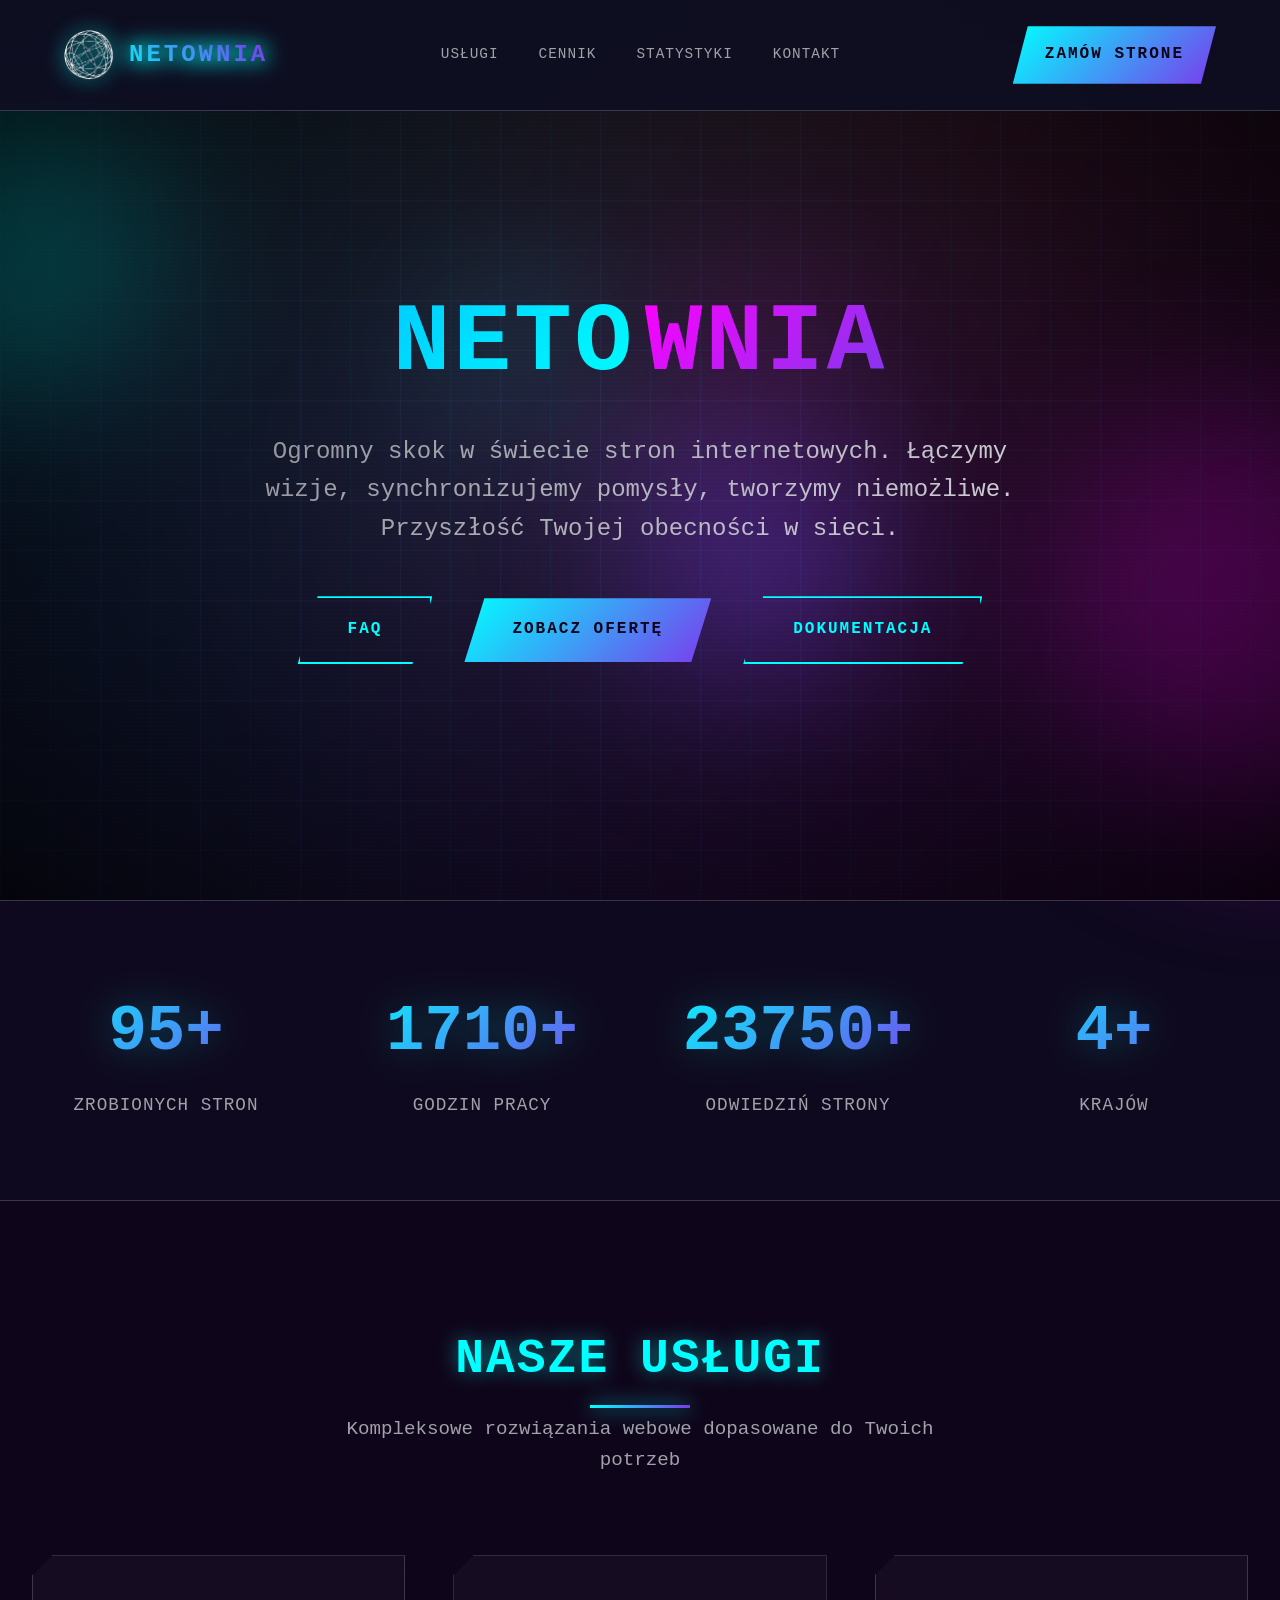
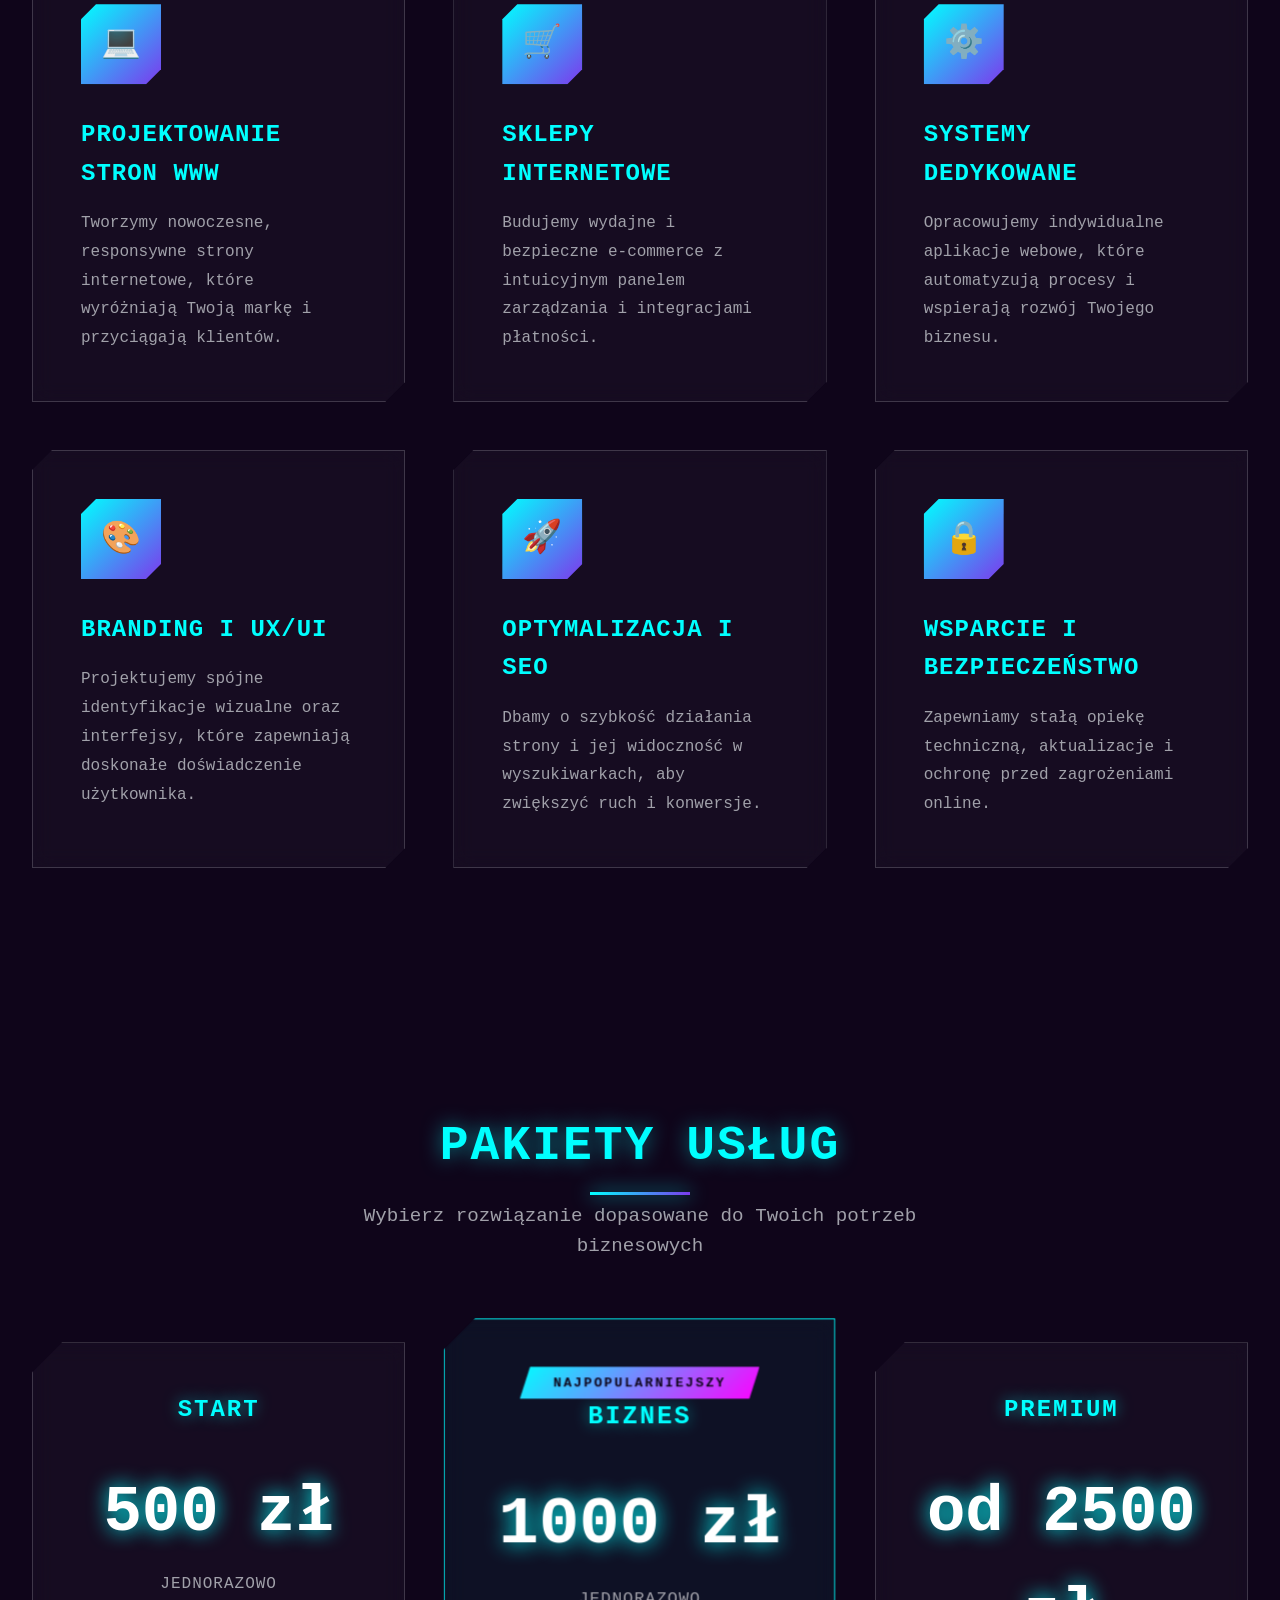
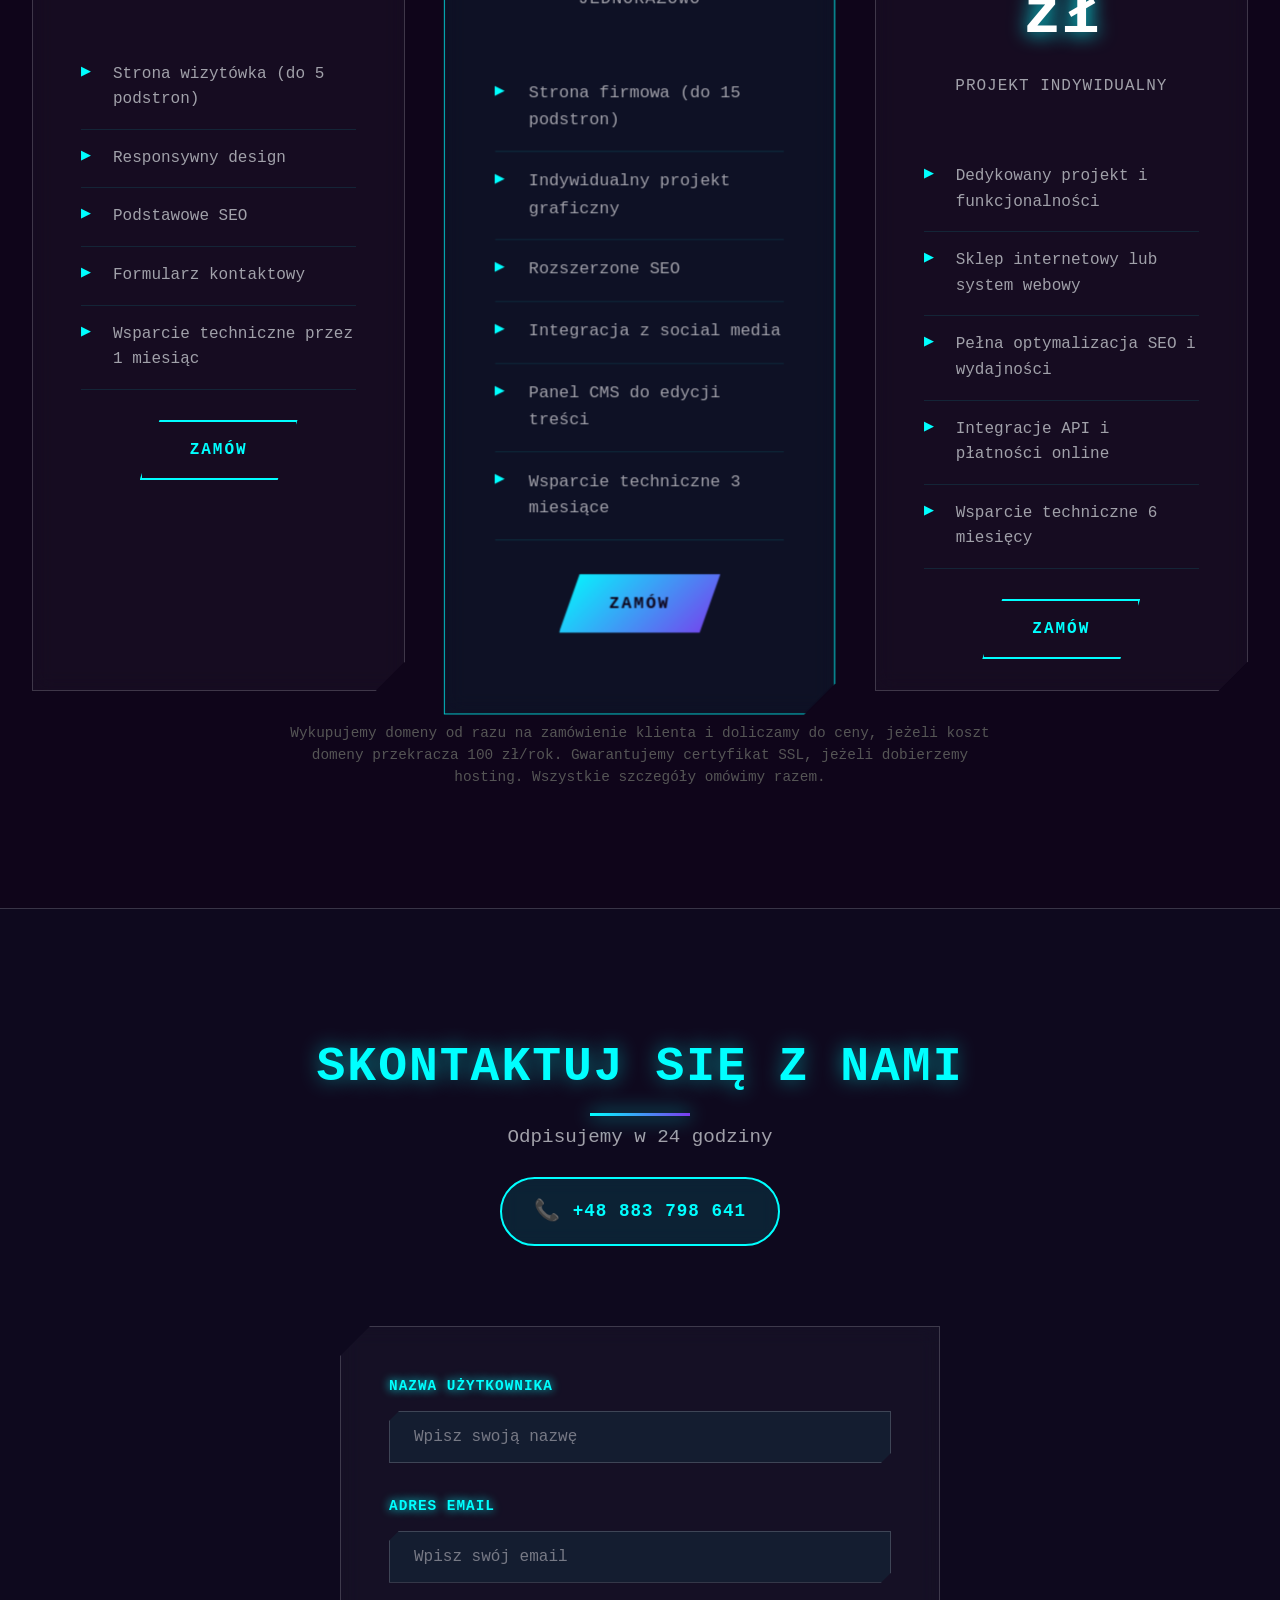
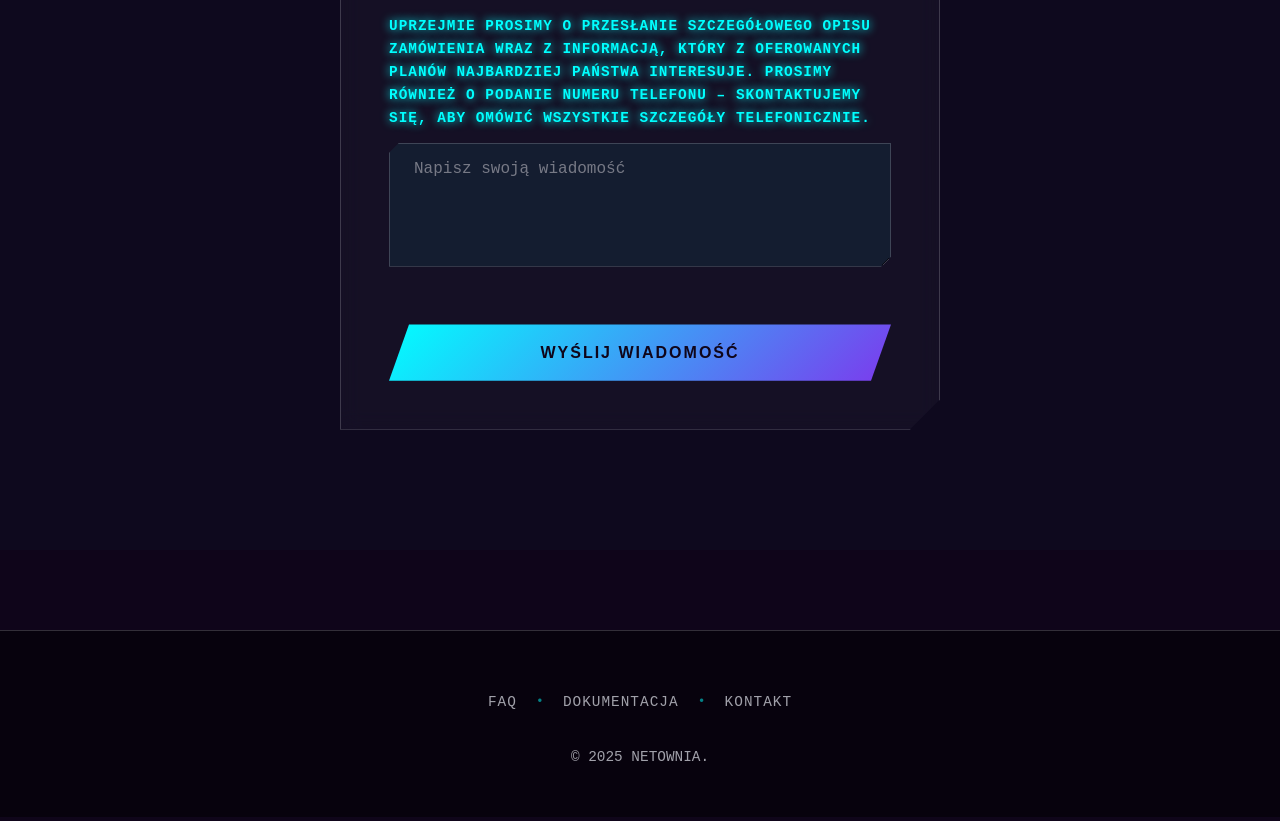
<file: index.html>
<!DOCTYPE html>
<html lang="en">
<head>
    <meta charset="UTF-8">
    <meta name="viewport" content="width=device-width, initial-scale=1.0">
    
    <!-- Primary Meta Tags -->
    <title>Netownia - Profesjonalne Strony Internetowe | Tworzenie Stron WWW | Web Development</title>
    <meta name="title" content="Netownia - Profesjonalne Strony Internetowe | Tworzenie Stron WWW | Web Development">
    <meta name="description" content="Netownia - Tworzymy profesjonalne strony internetowe, sklepy online i aplikacje webowe. Specjalizujemy się w nowoczesnym designie, SEO i responsywności. Darmowa konsultacja!">
    <meta name="keywords" content="strony internetowe, tworzenie stron, web development, projektowanie stron, sklepy internetowe, aplikacje webowe, SEO, responsywne strony, WordPress, HTML, CSS, JavaScript, PHP, MySQL, hosting, domeny, marketing internetowy">
    <meta name="author" content="Netownia">
    <meta name="robots" content="index, follow">
    <meta name="language" content="pl">
    <meta name="revisit-after" content="7 days">
    
    <!-- Canonical URL -->
    <link rel="canonical" href="https://netownia.pl/">
    
    <!-- Favicon -->
    <link rel="icon" type="image/x-icon" href="images/favicon.ico">
    <link rel="apple-touch-icon" sizes="180x180" href="images/apple-touch-icon.png">
    <link rel="icon" type="image/png" sizes="32x32" href="images/favicon-32x32.png">
    <link rel="icon" type="image/png" sizes="16x16" href="images/favicon-16x16.png">
    
    <!-- Open Graph / Facebook -->
    <meta property="og:type" content="website">
    <meta property="og:url" content="https://netownia.pl/">
    <meta property="og:title" content="Netownia - Profesjonalne Strony Internetowe | Web Development">
    <meta property="og:description" content="Tworzymy profesjonalne strony internetowe, sklepy online i aplikacje webowe. Specjalizujemy się w nowoczesnym designie, SEO i responsywności.">
    <meta property="og:image" content="https://netownia.pl/images/og-image.jpg">
    <meta property="og:site_name" content="Netownia">
    <meta property="og:locale" content="pl_PL">
    
    <!-- Twitter -->
    <meta property="twitter:card" content="summary_large_image">
    <meta property="twitter:url" content="https://netownia.pl/">
    <meta property="twitter:title" content="Netownia - Profesjonalne Strony Internetowe">
    <meta property="twitter:description" content="Tworzymy profesjonalne strony internetowe, sklepy online i aplikacje webowe. Nowoczesny design i SEO.">
    <meta property="twitter:image" content="https://netownia.pl/images/twitter-image.jpg">
    
    <!-- Additional SEO Meta Tags -->
    <meta name="theme-color" content="#00ffff">
    <meta name="msapplication-TileColor" content="#00ffff">
    <meta name="application-name" content="Netownia">
    
    <!-- Schema.org structured data -->
    <script type="application/ld+json">
    {
        "@context": "https://schema.org",
        "@type": "Organization",
        "name": "Netownia",
        "url": "https://netownia.pl",
        "logo": "https://netownia.pl/images/logo.gif",
        "description": "Profesjonalne tworzenie stron internetowych, sklepów online i aplikacji webowych",
        "address": {
            "@type": "PostalAddress",
            "addressCountry": "PL"
        },
        "contactPoint": {
            "@type": "ContactPoint",
            "contactType": "customer service",
            "email": "kontakt@netownia.pl"
        },
        "sameAs": [
            "https://facebook.com/netownia",
            "https://twitter.com/netownia",
            "https://linkedin.com/company/netownia"
        ]
    }
    </script>
    
    <!-- Stylesheets -->
    <link href="templatemo-nexus-style.css" rel="stylesheet">
    
    <!-- Preload critical resources -->
    <link rel="preload" href="images/logo.gif" as="image">
    <link rel="preload" href="templatemo-nexus-style.css" as="style">
    
    <!-- Google tag (gtag.js) -->
    <script async src="https://www.googletagmanager.com/gtag/js?id=G-DW3XF2PPGB"></script>
    <script>
      window.dataLayer = window.dataLayer || [];
      function gtag(){dataLayer.push(arguments);}
      gtag('js', new Date());

      gtag('config', 'G-DW3XF2PPGB');
    </script>
</head>
<body id="top">
    <!-- Enhanced Background Elements -->
    <div class="cyber-bg">
        <div class="cyber-gradient"></div>
        <div class="matrix-rain" id="matrixRain"></div>
    </div>
    
    <div class="particles" id="particlesContainer"></div>
    
    <div class="data-streams" id="dataStreams"></div>
    
    <div class="orb orb1"></div>
    <div class="orb orb2"></div>
    <div class="orb orb3"></div>
    
    <div class="grid-overlay">
        <div class="grid-lines"></div>
        <div class="grid-glow"></div>
    </div>
    
    <div class="scanlines"></div>
    <div class="noise-overlay"></div>
    
    <!-- Navigation -->
    <nav>
        <div class="nav-container">
            <a href="#top" class="logo">
                <img src="images/logo.gif" alt="Netownia Logo" class="logo-image">
                <span class="logo-text">NETOWNIA</span>
            </a>
            <ul class="nav-links">
                <li><a href="#features">Usługi</a></li>
                <li><a href="#pricing">Cennik</a></li>
                <li><a href="#stats">Statystyki</a></li>
                <li><a href="#contact">Kontakt</a></li>
            </ul>
            <div class="nav-bottom">
                <a href="#contact" class="cyber-button">Zamów Strone</a>
            </div>
            <button class="mobile-menu-button" id="mobileMenuBtn">
                <div class="hamburger">
                    <span></span>
                    <span></span>
                    <span></span>
                </div>
            </button>
        </div>
    </nav>

    <!-- Mobile Menu -->
    <div class="mobile-menu-overlay" id="mobileMenuOverlay"></div>
    <div class="mobile-menu" id="mobileMenu">
        <div class="mobile-menu-header">
            <a href="#top" class="mobile-menu-logo">
                <img src="images/logo.gif" alt="Netownia Logo" class="mobile-logo-image">
                <span class="logo-text">NETOWNIA</span>
            </a>
            <button class="mobile-menu-close" id="mobileMenuClose">✕</button>
        </div>
        <div class="mobile-menu-cta">
            <a href="#contact" class="cyber-button">Zamów Strone</a>
        </div>
        <nav class="mobile-menu-nav">
            <ul>
                <li><a href="#features">Usługi</a></li>
                <li><a href="#pricing">Cennik</a></li>
                <li><a href="#stats">Statystyki</a></li>
                <li><a href="#contact">Kontakt</a></li>
            </ul>
        </nav>
    </div>

    <!-- Hero Section -->
    <section class="hero">
        <div class="hero-container">
            <h1 class="hero-title">
                <span class="hero-nexus">Neto</span><span class="hero-flow">wnia</span>
            </h1>
            <p class="hero-subtitle">Ogromny skok w świecie stron internetowych. Łączymy wizje, synchronizujemy pomysły, tworzymy niemożliwe. Przyszłość Twojej obecności w sieci.</p>
            <div class="hero-buttons">
                <a href="FAQ.html" class="btn-secondary">FAQ</a>
                <a href="#pricing" class="btn-primary">Zobacz ofertę</a>
                <a href="dokumentacja.html" class="btn-secondary">Dokumentacja</a>
            </div>
        </div>
    </section>

    <!-- Stats Section -->
    <section class="stats fade-up" id="stats">
        <div class="stats-container">
            <div class="stats-grid">
                <div class="stat-item">
                    <span class="stat-number">100+</span>
                    <span class="stat-label">Zrobionych stron</span>
                </div>
                <div class="stat-item">
                    <span class="stat-number">1800+</span>
                    <span class="stat-label">Godzin pracy</span>
                </div>
                <div class="stat-item">
                    <span class="stat-number">25000+</span>
                    <span class="stat-label">Odwiedziń strony</span>
                </div>
                <div class="stat-item">
                    <span class="stat-number">5+</span>
                    <span class="stat-label">Krajów</span>
                </div>
            </div>
        </div>
    </section>

<!-- Features Section -->
<section class="features fade-up" id="features">
    <div class="features-container">
        <div class="section-header">
            <h2 class="section-title">Nasze Usługi</h2>
            <p class="section-subtitle">Kompleksowe rozwiązania webowe dopasowane do Twoich potrzeb</p>
        </div>
        
        <div class="features-grid">
            <div class="feature-card">
                <div class="feature-icon">💻</div>
                <h3>Projektowanie Stron WWW</h3>
                <p>Tworzymy nowoczesne, responsywne strony internetowe, które wyróżniają Twoją markę i przyciągają klientów.</p>
            </div>
            
            <div class="feature-card">
                <div class="feature-icon">🛒</div>
                <h3>Sklepy Internetowe</h3>
                <p>Budujemy wydajne i bezpieczne e‑commerce z intuicyjnym panelem zarządzania i integracjami płatności.</p>
            </div>
            
            <div class="feature-card">
                <div class="feature-icon">⚙️</div>
                <h3>Systemy Dedykowane</h3>
                <p>Opracowujemy indywidualne aplikacje webowe, które automatyzują procesy i wspierają rozwój Twojego biznesu.</p>
            </div>
            
            <div class="feature-card">
                <div class="feature-icon">🎨</div>
                <h3>Branding i UX/UI</h3>
                <p>Projektujemy spójne identyfikacje wizualne oraz interfejsy, które zapewniają doskonałe doświadczenie użytkownika.</p>
            </div>
            
            <div class="feature-card">
                <div class="feature-icon">🚀</div>
                <h3>Optymalizacja i SEO</h3>
                <p>Dbamy o szybkość działania strony i jej widoczność w wyszukiwarkach, aby zwiększyć ruch i konwersje.</p>
            </div>
            
            <div class="feature-card">
                <div class="feature-icon">🔒</div>
                <h3>Wsparcie i Bezpieczeństwo</h3>
                <p>Zapewniamy stałą opiekę techniczną, aktualizacje i ochronę przed zagrożeniami online.</p>
            </div>
        </div>
    </div>
</section>

   <!-- Pricing Section -->
<section class="pricing fade-up" id="pricing">
    <div class="pricing-container">
        <div class="section-header">
            <h2 class="section-title">Pakiety Usług</h2>
            <p class="section-subtitle">Wybierz rozwiązanie dopasowane do Twoich potrzeb biznesowych</p>
        </div>
        
        <div class="pricing-grid">
            <!-- Pakiet Start -->
            <div class="pricing-card">
                <div class="plan-name">Start</div>
                <div class="plan-price">500 zł</div>
                <div class="plan-period">jednorazowo</div>
                <ul class="plan-features">
                    <li>Strona wizytówka (do 5 podstron)</li>
                    <li>Responsywny design</li>
                    <li>Podstawowe SEO</li>
                    <li>Formularz kontaktowy</li>
                    <li>Wsparcie techniczne przez 1 miesiąc</li>
                </ul>
                <a href="#contact" class="btn-secondary">Zamów</a>
            </div>
            
            <!-- Pakiet Biznes -->
            <div class="pricing-card featured">
                <div class="plan-name">Biznes</div>
                <div class="plan-price">1000 zł</div>
                <div class="plan-period">jednorazowo</div>
                <ul class="plan-features">
                    <li>Strona firmowa (do 15 podstron)</li>
                    <li>Indywidualny projekt graficzny</li>
                    <li>Rozszerzone SEO</li>
                    <li>Integracja z social media</li>
                    <li>Panel CMS do edycji treści</li>
                    <li>Wsparcie techniczne 3 miesiące</li>
                </ul>
                <a href="#contact" class="btn-primary">Zamów</a>
            </div>
            
            <!-- Pakiet Premium -->
            <div class="pricing-card">
                <div class="plan-name">Premium</div>
                <div class="plan-price">od 2500 zł</div>
                <div class="plan-period">projekt indywidualny</div>
                <ul class="plan-features">
                    <li>Dedykowany projekt i funkcjonalności</li>
                    <li>Sklep internetowy lub system webowy</li>
                    <li>Pełna optymalizacja SEO i wydajności</li>
                    <li>Integracje API i płatności online</li>
                    <li>Wsparcie techniczne 6 miesięcy</li>
                </ul>
                <a href="#contact" class="btn-secondary">Zamów</a>
            </div>
        </div>

<!-- Nowy komunikat -->
        <div class="pricing-note">
            <p>
                Wykupujemy domeny od razu na zamówienie klienta i doliczamy do ceny, 
                jeżeli koszt domeny przekracza 100 zł/rok.  
                Gwarantujemy certyfikat SSL, jeżeli dobierzemy hosting.  
                Wszystkie szczegóły omówimy razem.
            </p>
        </div>
    </div>
</section>


    <!-- Contact Section -->
    <section class="contact fade-up" id="contact">
        <div class="contact-container">
            <div class="section-header">
                <h2 class="section-title">Skontaktuj się z nami</h2>
                <p class="section-subtitle">Odpisujemy w 24 godziny</p>
                <div class="contact-info">
                    <a href="tel:+48123456789" class="phone-link">
                        <span class="phone-icon">📞</span>
                        <span class="phone-number">+48 883 798 641</span>
                    </a>
                </div>
            </div>
            
            <div class="contact-form-wrapper">
                <form class="contact-form" id="contact-form" action="https://formsubmit.co/kontakt@netownia.pl" method="POST">
                    <!-- Ukryte pola dla FormSubmit -->
                    <input type="hidden" name="_subject" value="Nowa wiadomość z formularza Netownia">
                    <input type="hidden" name="_template" value="table">
                    <input type="hidden" name="_captcha" value="false">
                    <input type="hidden" name="_next" value="https://netownia.pl/thank-you.html">
                    
                    <div class="form-group">
                        <label for="name">Nazwa użytkownika</label>
                        <input type="text" id="name" name="name" placeholder="Wpisz swoją nazwę" required>
                    </div>
                    
                    <div class="form-group">
                        <label for="email">Adres email</label>
                        <input type="email" id="email" name="email" placeholder="Wpisz swój email" required>
                    </div>
                    
                    <div class="form-group">
                        <label for="message">Uprzejmie prosimy o przesłanie szczegółowego opisu zamówienia wraz z informacją, który z oferowanych planów najbardziej Państwa interesuje. Prosimy również o podanie numeru telefonu – skontaktujemy się, aby omówić wszystkie szczegóły telefonicznie.</label>
                        <textarea id="message" name="message" rows="5" placeholder="Napisz swoją wiadomość" required></textarea>
                    </div>
                    
                    <button type="submit" class="btn-primary btn-submit">Wyślij wiadomość</button>
                </form>
            </div>
        </div>
    </section>

    <script>
        document.addEventListener('DOMContentLoaded', function() {
            const contactForm = document.getElementById("contact-form");
            const submitBtn = document.querySelector('.btn-submit');
            
            if (contactForm && submitBtn) {
                console.log('📝 Formularz kontaktowy zainicjalizowany z FormSubmit');
                
                // Usuń poprzednie komunikaty
                const existingMessages = document.querySelectorAll('.form-message');
                existingMessages.forEach(msg => msg.remove());
                
                contactForm.addEventListener("submit", function(e) {
                    // Nie blokujemy domyślnego działania - FormSubmit zajmie się wysyłaniem
                    
                    const submitBtn = this.querySelector('.btn-submit');
                    const originalText = submitBtn.textContent;
                    
                    // Sprawdź czy wszystkie pola są wypełnione
                    const nameField = this.querySelector('#name');
                    const emailField = this.querySelector('#email');
                    const messageField = this.querySelector('#message');
                    
                    if (!nameField || !emailField || !messageField) {
                        console.error('❌ Nie znaleziono pól formularza');
                        alert("❌ Błąd formularza - proszę odświeżyć stronę!");
                        e.preventDefault();
                        return;
                    }
                    
                    const name = nameField.value.trim();
                    const email = emailField.value.trim();
                    const message = messageField.value.trim();
                    
                    if (!name || !email || !message) {
                        alert("❌ Proszę wypełnić wszystkie pola!");
                        e.preventDefault();
                        return;
                    }
                    
                    // Sprawdź format email
                    const emailRegex = /^[^\s@]+@[^\s@]+\.[^\s@]+$/;
                    if (!emailRegex.test(email)) {
                        alert("❌ Proszę podać poprawny adres email!");
                        e.preventDefault();
                        return;
                    }
                    
                    // Pokaż stan wysyłania
                    submitBtn.textContent = 'Wysyłanie...';
                    submitBtn.disabled = true;
                    submitBtn.classList.add('loading');
                    
                    console.log('🚀 Wysyłanie przez FormSubmit:', { name, email, message: message.substring(0, 50) + '...' });
                    
                    // FormSubmit zajmie się resztą - nie musimy nic więcej robić
                    // Formularz zostanie wysłany automatycznie
                });
                
                console.log('✅ Formularz FormSubmit gotowy do użycia');
            } else {
                console.error('❌ Nie znaleziono formularza kontaktowego lub przycisku submit');
            }
        });
    </script>
    

    <!-- Footer -->
    <footer class="footer">
        <div class="footer-content">
            <div class="footer-links">
                <a href="FAQ.html">FAQ</a>
                <span class="footer-separator">•</span>
                <a href="dokumentacja.html">Dokumentacja</a>
                <span class="footer-separator">•</span>
                <a href="#contact">Kontakt</a>
            </div>
            <div class="footer-bottom">
                <p>&copy; 2025 NETOWNIA.</p>
            </div>
        </div>
    </footer>

    <script src="templatemo-nexus-scripts.js"></script>
</body>
</html>
</file>
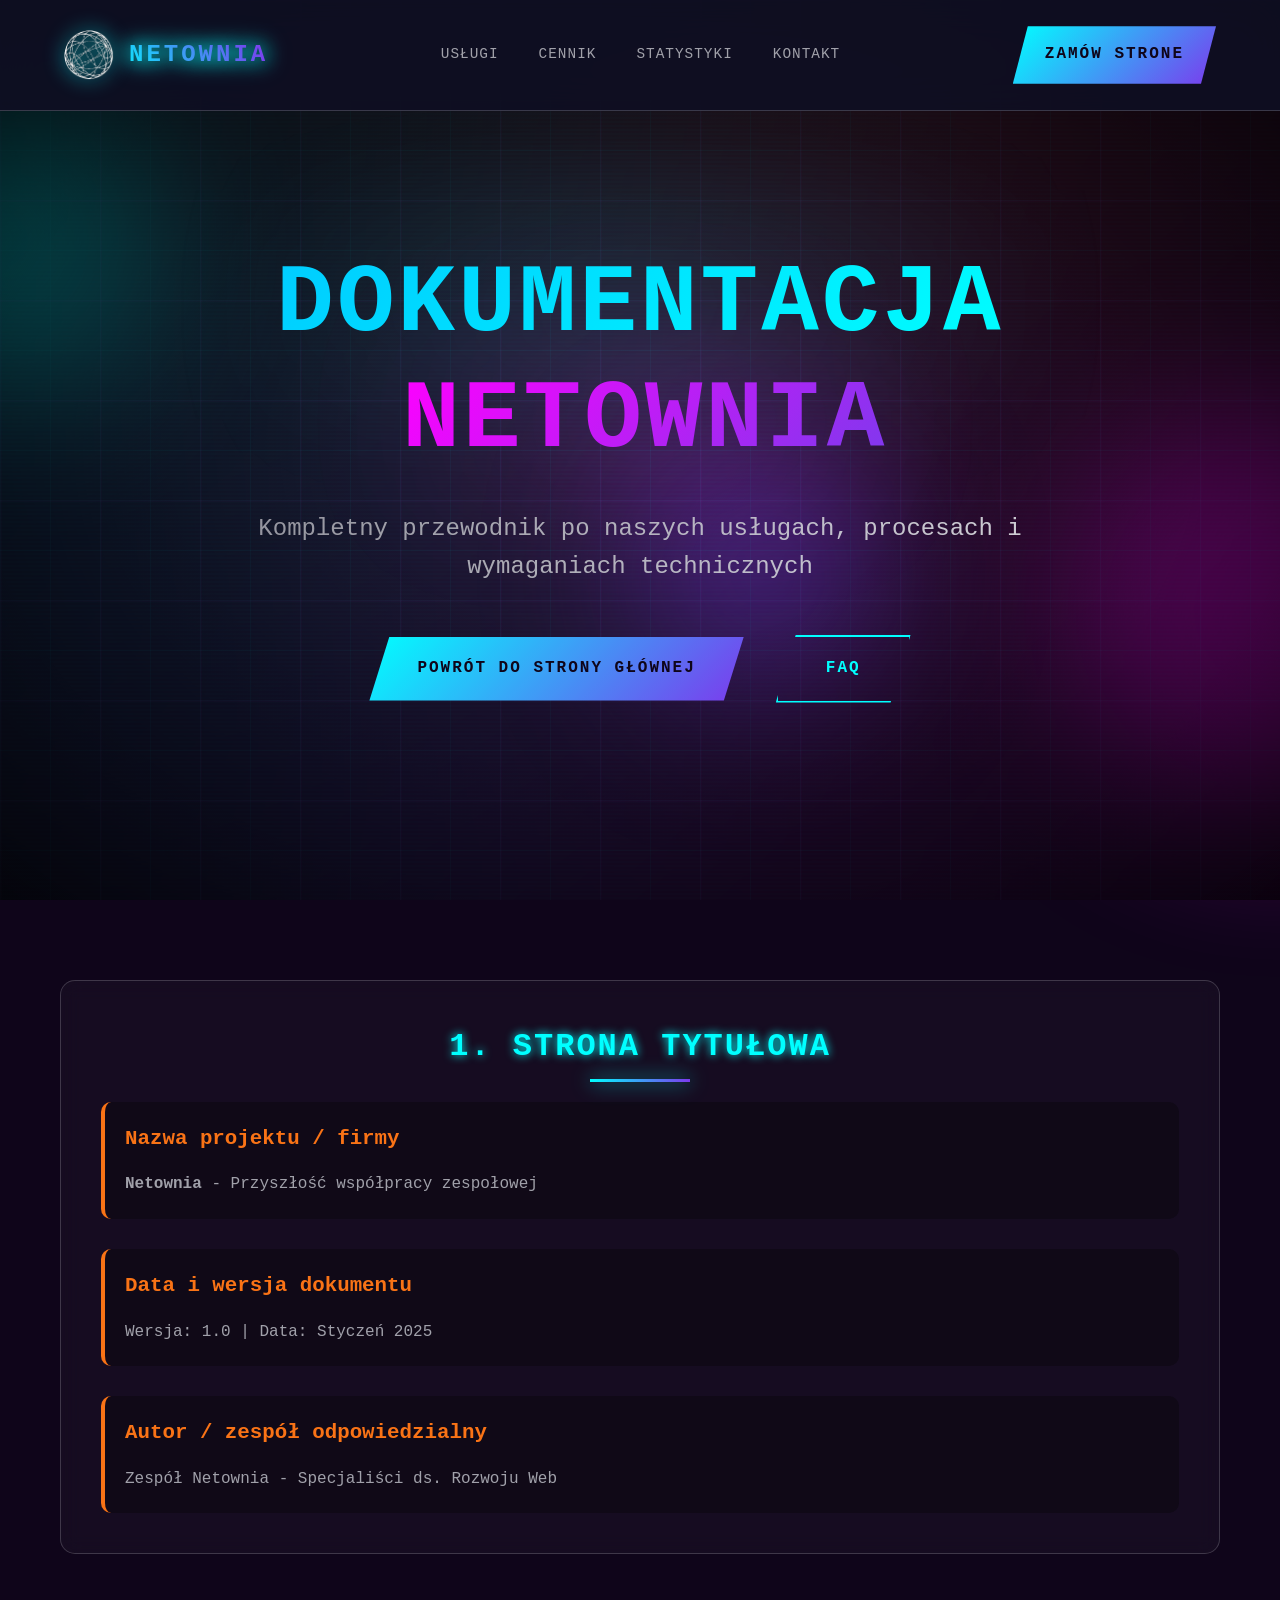
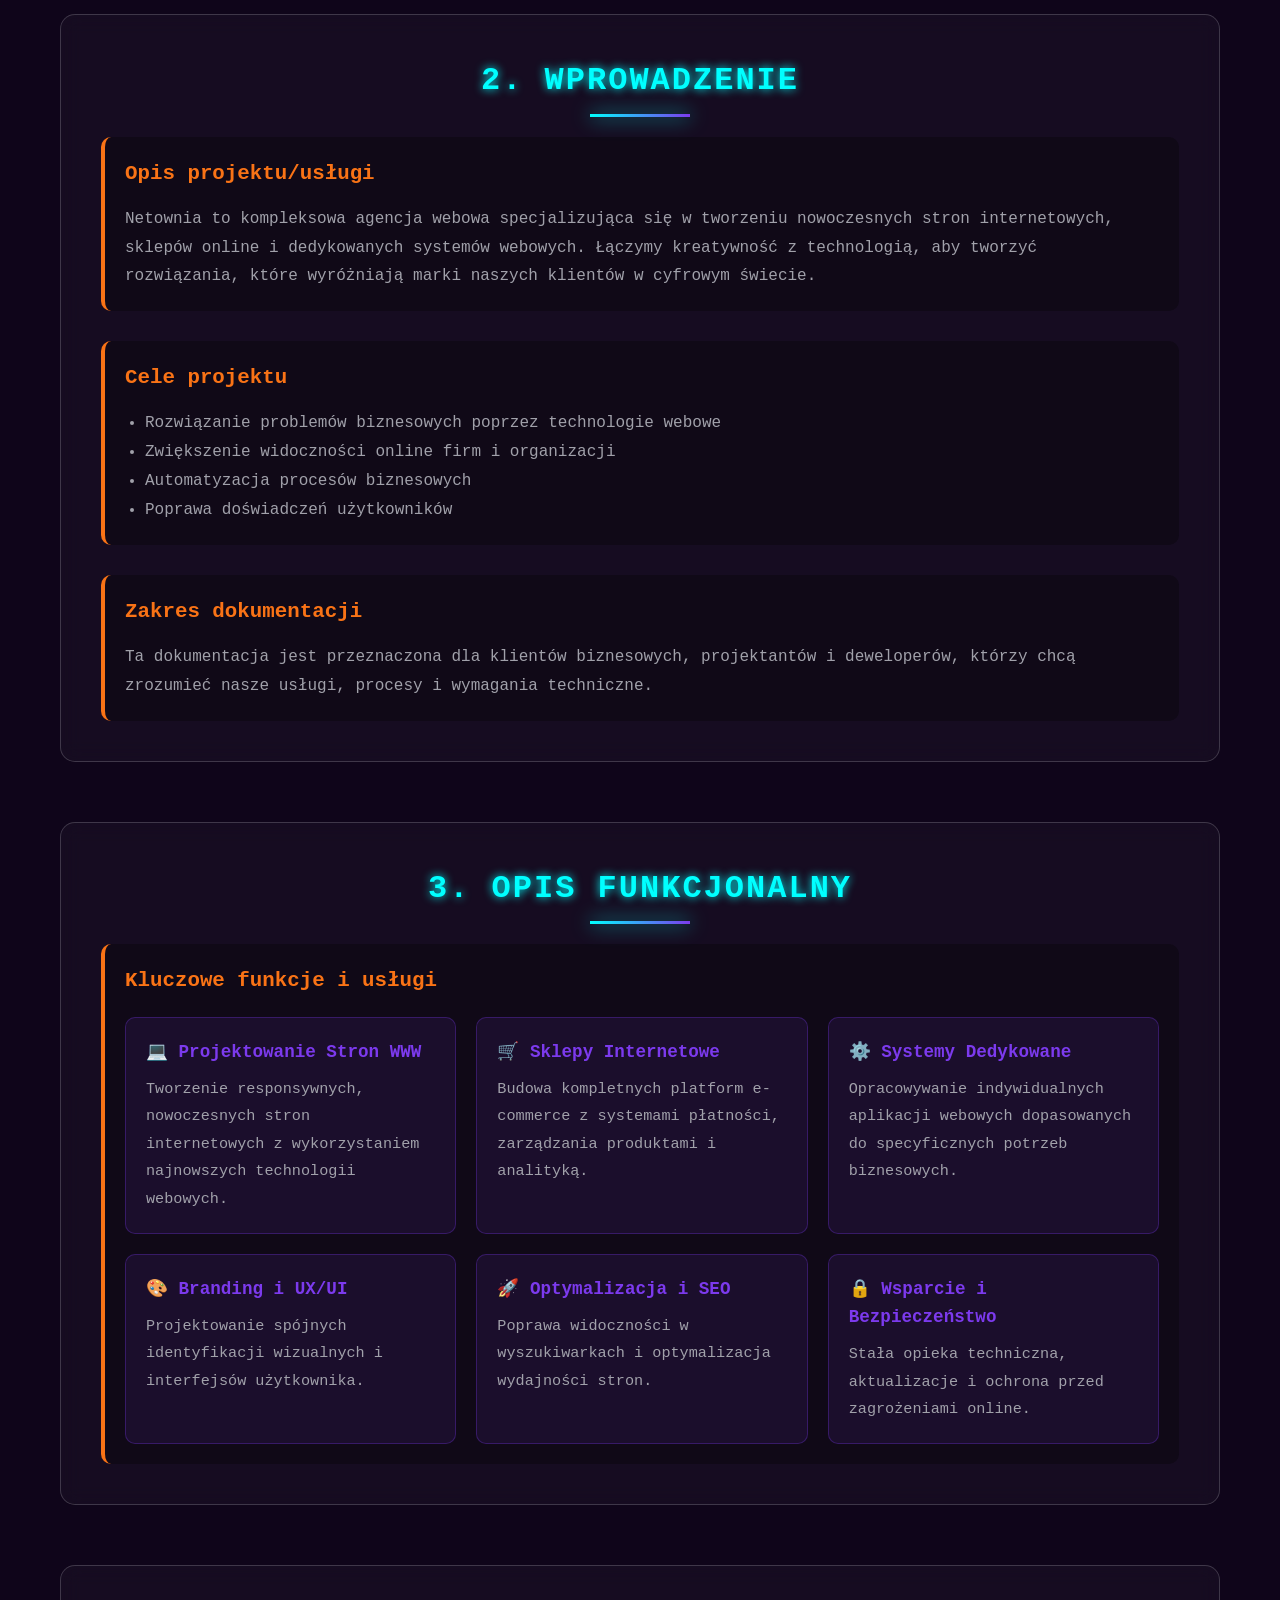
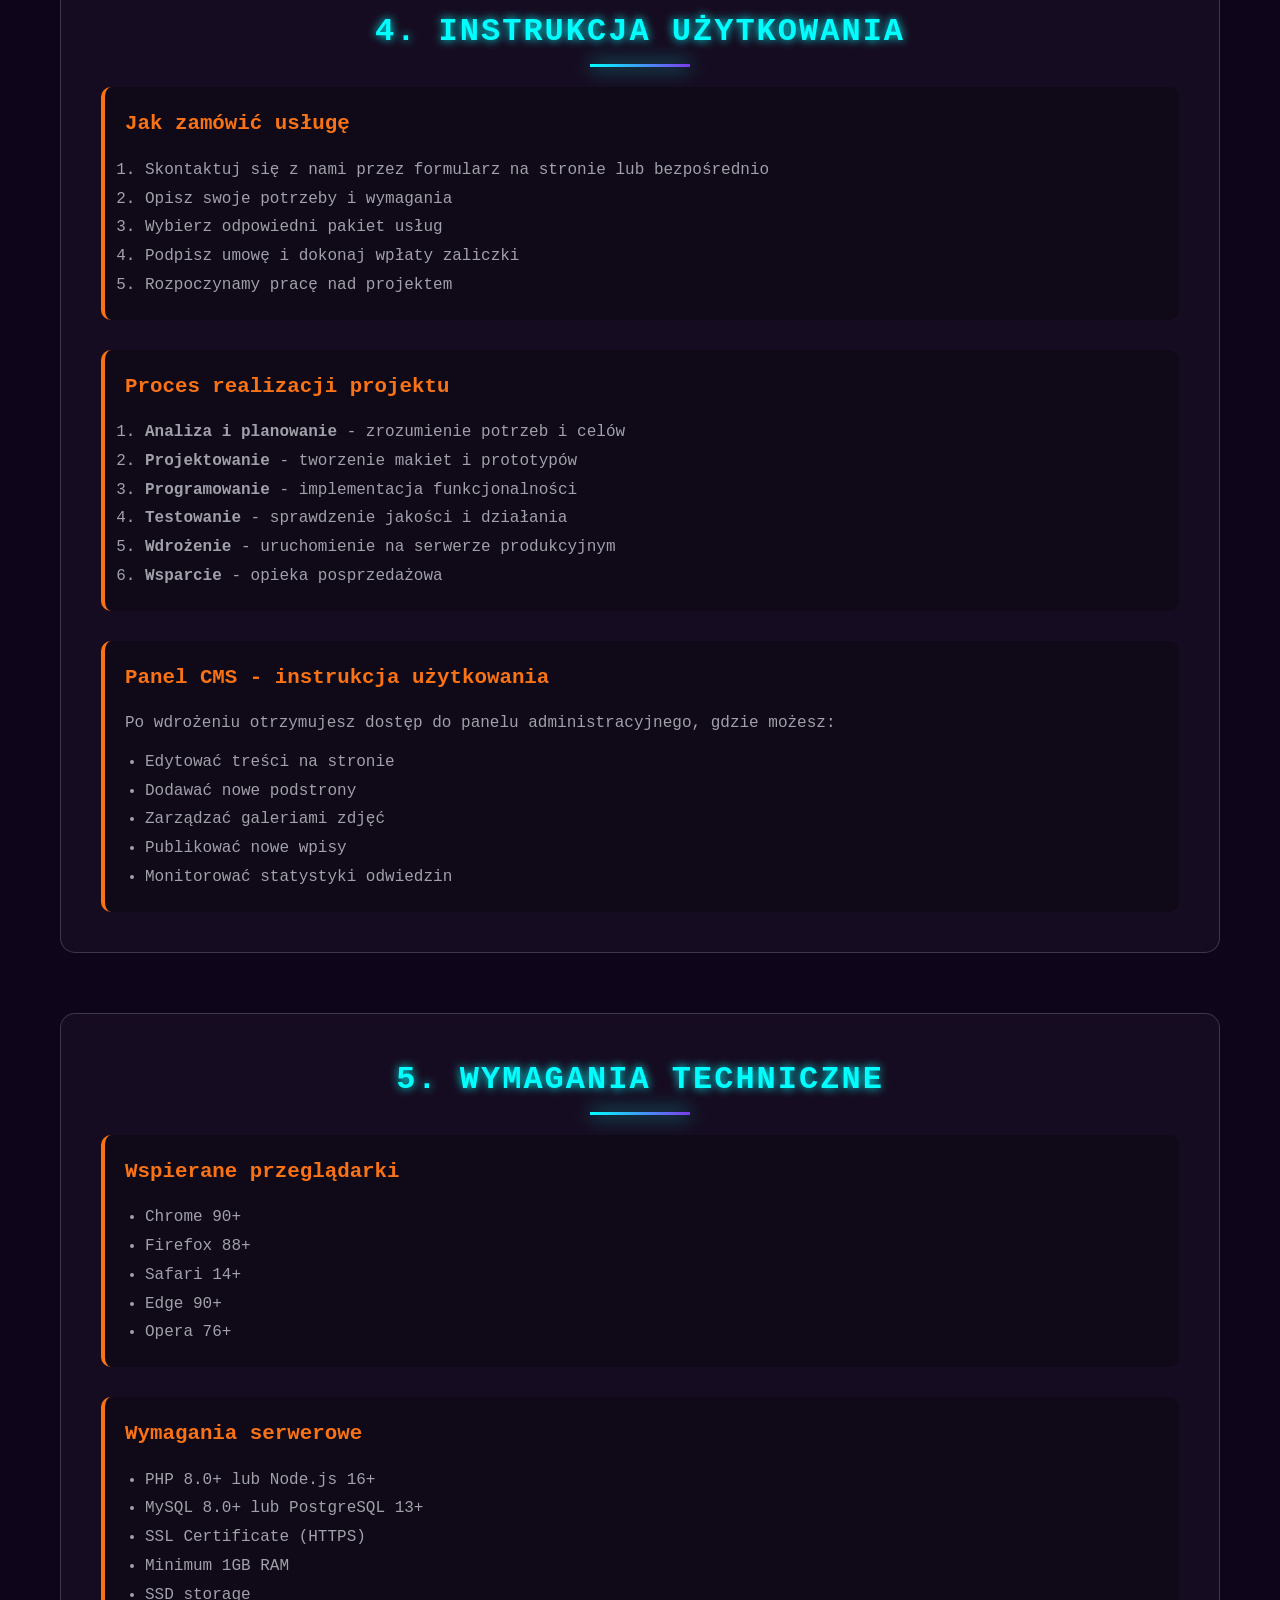
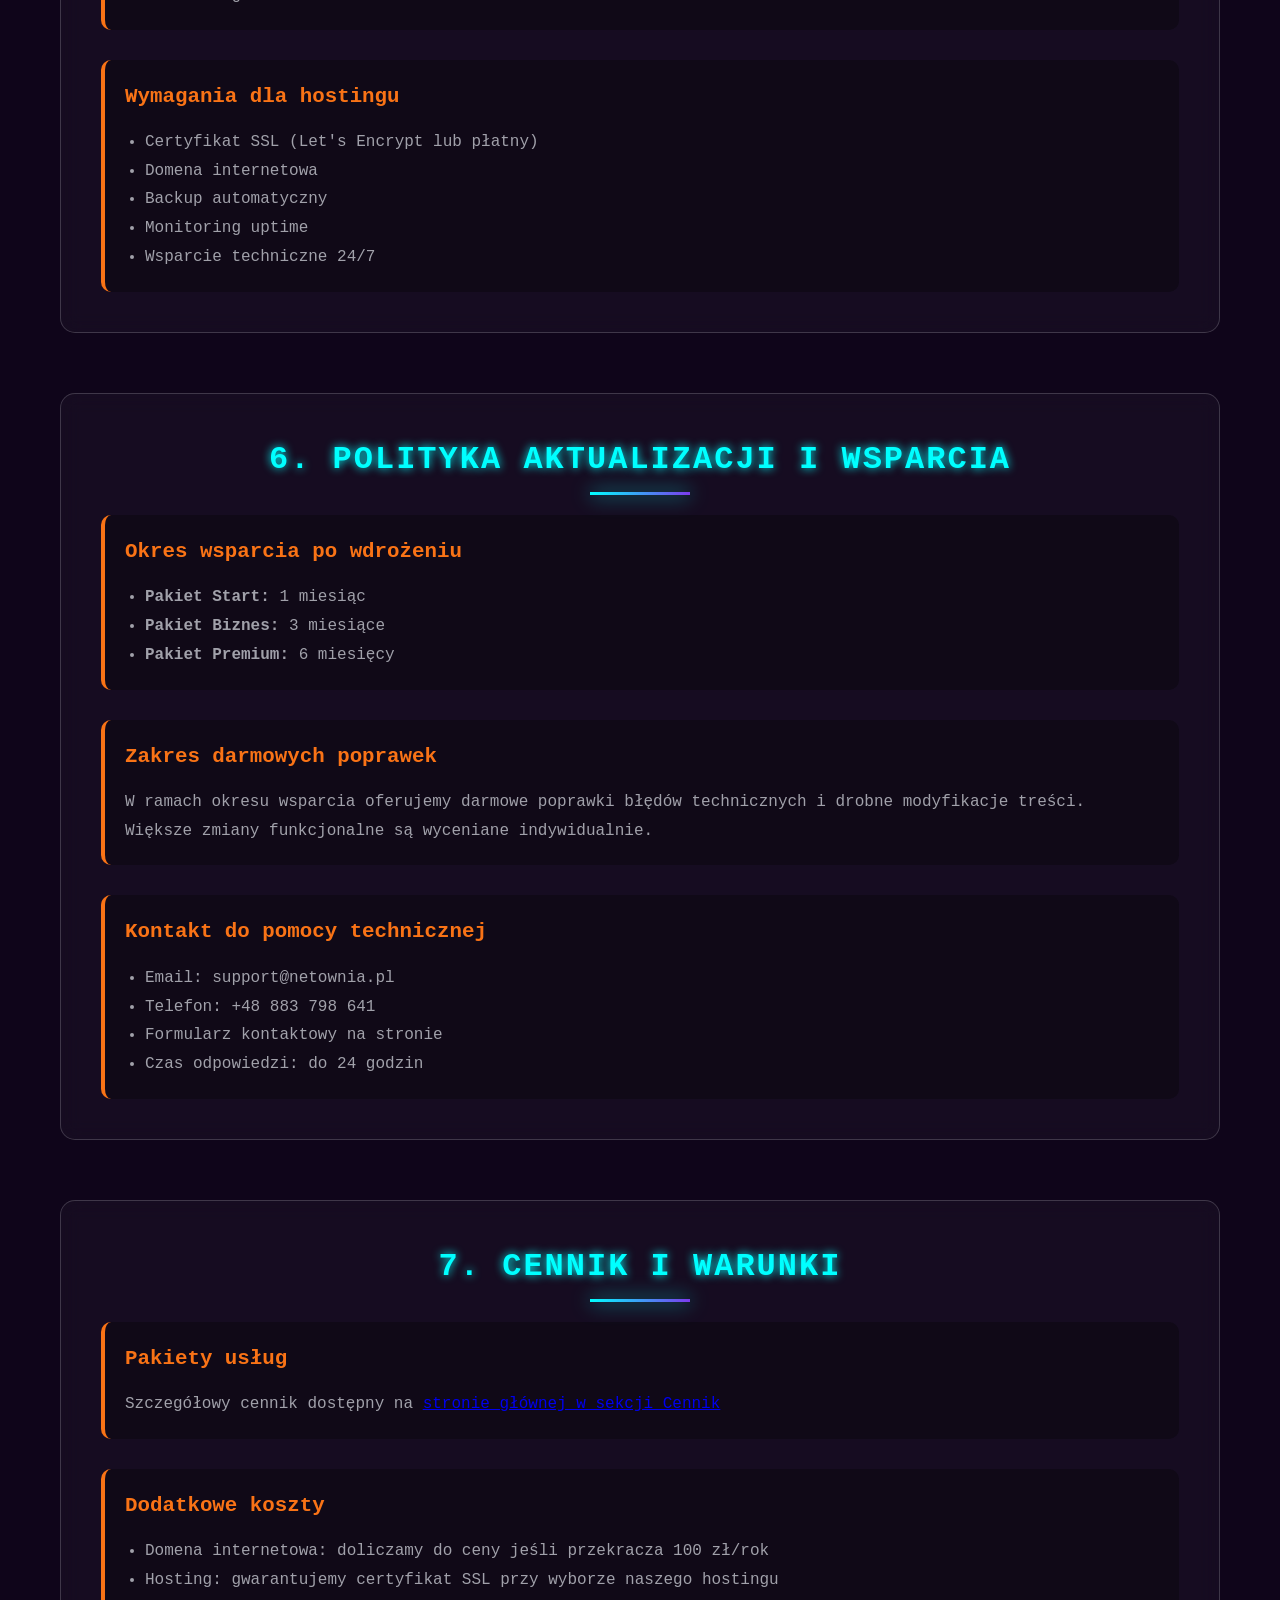
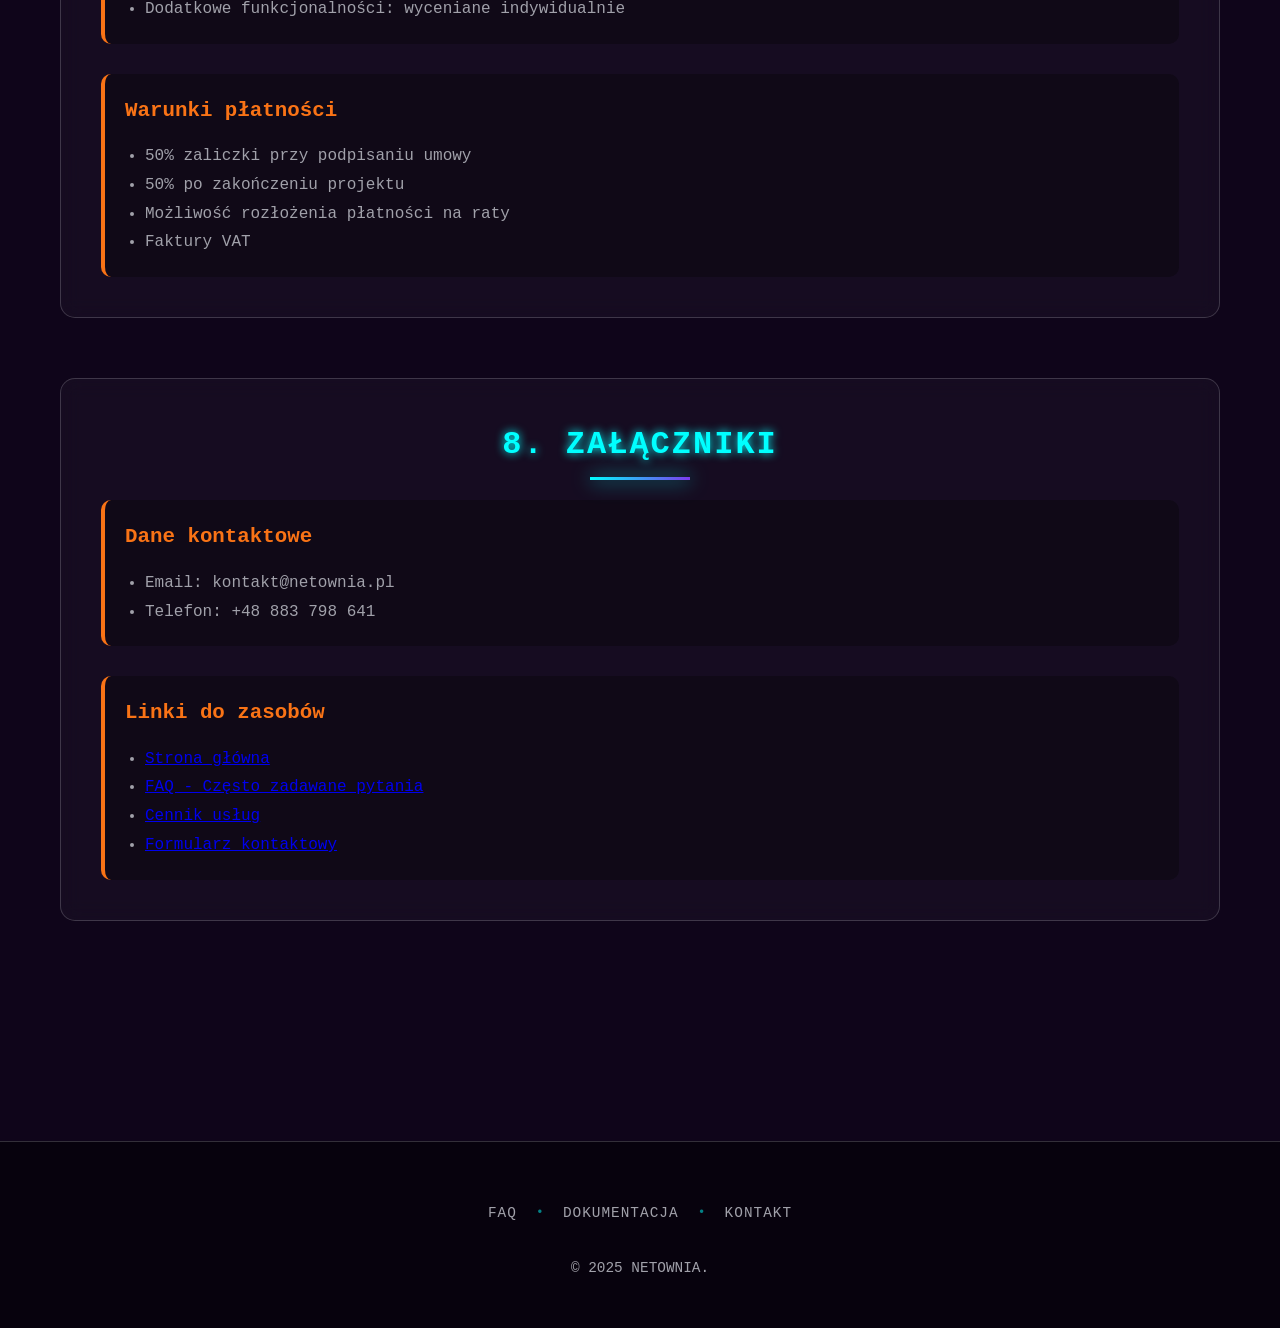
<file: dokumentacja.html>
<!DOCTYPE html>
<html lang="pl">
<head>
    <meta charset="UTF-8">
    <meta name="viewport" content="width=device-width, initial-scale=1.0">
    
    <!-- Primary Meta Tags -->
    <title>Dokumentacja Netownia - Przewodnik Usług | Strony Internetowe | Web Development</title>
    <meta name="title" content="Dokumentacja Netownia - Przewodnik Usług | Strony Internetowe | Web Development">
    <meta name="description" content="Dokumentacja Netownia - Kompletny przewodnik po naszych usługach tworzenia stron internetowych, procesach realizacji i wymaganiach technicznych.">
    <meta name="keywords" content="dokumentacja Netownia, proces tworzenia stron, wymagania techniczne, specyfikacja projektów, hosting, domeny, WordPress, SEO, responsywność">
    <meta name="author" content="Netownia">
    <meta name="robots" content="index, follow">
    <meta name="language" content="pl">
    
    <!-- Canonical URL -->
    <link rel="canonical" href="https://netownia.pl/dokumentacja.html">
    
    <!-- Favicon -->
    <link rel="icon" type="image/x-icon" href="images/favicon.ico">
    
    <!-- Open Graph / Facebook -->
    <meta property="og:type" content="website">
    <meta property="og:url" content="https://netownia.pl/dokumentacja.html">
    <meta property="og:title" content="Dokumentacja Netownia - Przewodnik Usług">
    <meta property="og:description" content="Kompletny przewodnik po naszych usługach tworzenia stron internetowych i procesach realizacji.">
    <meta property="og:image" content="https://netownia.pl/images/og-image.jpg">
    
    <!-- Twitter -->
    <meta property="twitter:card" content="summary">
    <meta property="twitter:url" content="https://netownia.pl/dokumentacja.html">
    <meta property="twitter:title" content="Dokumentacja Netownia - Przewodnik Usług">
    <meta property="twitter:description" content="Kompletny przewodnik po usługach tworzenia stron internetowych.">
    
    <!-- Schema.org structured data -->
    <script type="application/ld+json">
    {
        "@context": "https://schema.org",
        "@type": "WebPage",
        "name": "Dokumentacja Netownia",
        "description": "Kompletny przewodnik po usługach tworzenia stron internetowych",
        "url": "https://netownia.pl/dokumentacja.html",
        "isPartOf": {
            "@type": "WebSite",
            "name": "Netownia",
            "url": "https://netownia.pl"
        }
    }
    </script>
    
    <link href="templatemo-nexus-style.css" rel="stylesheet">
    
    <!-- Google tag (gtag.js) -->
    <script async src="https://www.googletagmanager.com/gtag/js?id=G-DW3XF2PPGB"></script>
    <script>
      window.dataLayer = window.dataLayer || [];
      function gtag(){dataLayer.push(arguments);}
      gtag('js', new Date());

      gtag('config', 'G-DW3XF2PPGB');
    </script>
</head>
<body id="top">
    <!-- Enhanced Background Elements -->
    <div class="cyber-bg">
        <div class="cyber-gradient"></div>
        <div class="matrix-rain" id="matrixRain"></div>
    </div>
    
    <div class="particles" id="particlesContainer"></div>
    
    <div class="data-streams" id="dataStreams"></div>
    
    <div class="orb orb1"></div>
    <div class="orb orb2"></div>
    <div class="orb orb3"></div>
    
    <div class="grid-overlay">
        <div class="grid-lines"></div>
        <div class="grid-glow"></div>
    </div>
    
    <div class="scanlines"></div>
    <div class="noise-overlay"></div>
    
    <!-- Navigation -->
    <nav>
        <div class="nav-container">
            <a href="index.html" class="logo">
                <img src="images/logo.gif" alt="Netownia Logo" class="logo-image">
                <span class="logo-text">NETOWNIA</span>
            </a>
            <ul class="nav-links">
                <li><a href="index.html#features">Usługi</a></li>
                <li><a href="index.html#pricing">Cennik</a></li>
                <li><a href="index.html#stats">Statystyki</a></li>
                <li><a href="index.html#contact">Kontakt</a></li>
            </ul>
            <div class="nav-bottom">
                <a href="index.html#contact" class="cyber-button">Zamów Strone</a>
            </div>
            <button class="mobile-menu-button" id="mobileMenuBtn">
                <div class="hamburger">
                    <span></span>
                    <span></span>
                    <span></span>
                </div>
            </button>
        </div>
    </nav>

    <!-- Mobile Menu -->
    <div class="mobile-menu-overlay" id="mobileMenuOverlay"></div>
    <div class="mobile-menu" id="mobileMenu">
        <div class="mobile-menu-header">
            <a href="index.html" class="mobile-menu-logo">
                <img src="images/logo.gif" alt="Netownia Logo" class="mobile-logo-image">
                <span class="logo-text">NETOWNIA</span>
            </a>
            <button class="mobile-menu-close" id="mobileMenuClose">✕</button>
        </div>
        <div class="mobile-menu-cta">
            <a href="index.html#contact" class="cyber-button">Zamów Strone</a>
        </div>
        <nav class="mobile-menu-nav">
            <ul>
                <li><a href="index.html#features">Usługi</a></li>
                <li><a href="index.html#pricing">Cennik</a></li>
                <li><a href="index.html#stats">Statystyki</a></li>
                <li><a href="index.html#contact">Kontakt</a></li>
            </ul>
        </nav>
    </div>

    <!-- Hero Section -->
    <section class="hero">
        <div class="hero-container">
            <h1 class="hero-title">
                <span class="hero-nexus">Dokumentacja</span><span class="hero-flow">Netownia</span>
            </h1>
            <p class="hero-subtitle">Kompletny przewodnik po naszych usługach, procesach i wymaganiach technicznych</p>
            <div class="hero-buttons">
                <a href="index.html" class="btn-primary">Powrót do strony głównej</a>
                <a href="FAQ.html" class="btn-secondary">FAQ</a>
            </div>
        </div>
    </section>

    <!-- Documentation Content -->
    <section class="documentation fade-up">
        <div class="documentation-container">
            
            <!-- 1. Strona tytułowa -->
            <div class="doc-section">
                <h2 class="section-title">1. Strona tytułowa</h2>
                <div class="doc-content">
                    <div class="doc-item">
                        <h3>Nazwa projektu / firmy</h3>
                        <p><strong>Netownia</strong> - Przyszłość współpracy zespołowej</p>
                    </div>
                    <div class="doc-item">
                        <h3>Data i wersja dokumentu</h3>
                        <p>Wersja: 1.0 | Data: Styczeń 2025</p>
                    </div>
                    <div class="doc-item">
                        <h3>Autor / zespół odpowiedzialny</h3>
                        <p>Zespół Netownia - Specjaliści ds. Rozwoju Web</p>
                    </div>
                </div>
            </div>

            <!-- 2. Wprowadzenie -->
            <div class="doc-section">
                <h2 class="section-title">2. Wprowadzenie</h2>
                <div class="doc-content">
                    <div class="doc-item">
                        <h3>Opis projektu/usługi</h3>
                        <p>Netownia to kompleksowa agencja webowa specjalizująca się w tworzeniu nowoczesnych stron internetowych, sklepów online i dedykowanych systemów webowych. Łączymy kreatywność z technologią, aby tworzyć rozwiązania, które wyróżniają marki naszych klientów w cyfrowym świecie.</p>
                    </div>
                    <div class="doc-item">
                        <h3>Cele projektu</h3>
                        <ul>
                            <li>Rozwiązanie problemów biznesowych poprzez technologie webowe</li>
                            <li>Zwiększenie widoczności online firm i organizacji</li>
                            <li>Automatyzacja procesów biznesowych</li>
                            <li>Poprawa doświadczeń użytkowników</li>
                        </ul>
                    </div>
                    <div class="doc-item">
                        <h3>Zakres dokumentacji</h3>
                        <p>Ta dokumentacja jest przeznaczona dla klientów biznesowych, projektantów i deweloperów, którzy chcą zrozumieć nasze usługi, procesy i wymagania techniczne.</p>
                    </div>
                </div>
            </div>

            <!-- 3. Opis funkcjonalny -->
            <div class="doc-section">
                <h2 class="section-title">3. Opis funkcjonalny</h2>
                <div class="doc-content">
                    <div class="doc-item">
                        <h3>Kluczowe funkcje i usługi</h3>
                        <div class="services-grid">
                            <div class="service-item">
                                <h4>💻 Projektowanie Stron WWW</h4>
                                <p>Tworzenie responsywnych, nowoczesnych stron internetowych z wykorzystaniem najnowszych technologii webowych.</p>
                            </div>
                            <div class="service-item">
                                <h4>🛒 Sklepy Internetowe</h4>
                                <p>Budowa kompletnych platform e-commerce z systemami płatności, zarządzania produktami i analityką.</p>
                            </div>
                            <div class="service-item">
                                <h4>⚙️ Systemy Dedykowane</h4>
                                <p>Opracowywanie indywidualnych aplikacji webowych dopasowanych do specyficznych potrzeb biznesowych.</p>
                            </div>
                            <div class="service-item">
                                <h4>🎨 Branding i UX/UI</h4>
                                <p>Projektowanie spójnych identyfikacji wizualnych i interfejsów użytkownika.</p>
                            </div>
                            <div class="service-item">
                                <h4>🚀 Optymalizacja i SEO</h4>
                                <p>Poprawa widoczności w wyszukiwarkach i optymalizacja wydajności stron.</p>
                            </div>
                            <div class="service-item">
                                <h4>🔒 Wsparcie i Bezpieczeństwo</h4>
                                <p>Stała opieka techniczna, aktualizacje i ochrona przed zagrożeniami online.</p>
                            </div>
                        </div>
                    </div>
                </div>
            </div>

            <!-- 4. Instrukcja użytkowania -->
            <div class="doc-section">
                <h2 class="section-title">4. Instrukcja użytkowania</h2>
                <div class="doc-content">
                    <div class="doc-item">
                        <h3>Jak zamówić usługę</h3>
                        <ol>
                            <li>Skontaktuj się z nami przez formularz na stronie lub bezpośrednio</li>
                            <li>Opisz swoje potrzeby i wymagania</li>
                            <li>Wybierz odpowiedni pakiet usług</li>
                            <li>Podpisz umowę i dokonaj wpłaty zaliczki</li>
                            <li>Rozpoczynamy pracę nad projektem</li>
                        </ol>
                    </div>
                    <div class="doc-item">
                        <h3>Proces realizacji projektu</h3>
                        <ol>
                            <li><strong>Analiza i planowanie</strong> - zrozumienie potrzeb i celów</li>
                            <li><strong>Projektowanie</strong> - tworzenie makiet i prototypów</li>
                            <li><strong>Programowanie</strong> - implementacja funkcjonalności</li>
                            <li><strong>Testowanie</strong> - sprawdzenie jakości i działania</li>
                            <li><strong>Wdrożenie</strong> - uruchomienie na serwerze produkcyjnym</li>
                            <li><strong>Wsparcie</strong> - opieka posprzedażowa</li>
                        </ol>
                    </div>
                    <div class="doc-item">
                        <h3>Panel CMS - instrukcja użytkowania</h3>
                        <p>Po wdrożeniu otrzymujesz dostęp do panelu administracyjnego, gdzie możesz:</p>
                        <ul>
                            <li>Edytować treści na stronie</li>
                            <li>Dodawać nowe podstrony</li>
                            <li>Zarządzać galeriami zdjęć</li>
                            <li>Publikować nowe wpisy</li>
                            <li>Monitorować statystyki odwiedzin</li>
                        </ul>
                    </div>
                </div>
            </div>

            <!-- 5. Wymagania techniczne -->
            <div class="doc-section">
                <h2 class="section-title">5. Wymagania techniczne</h2>
                <div class="doc-content">
                    <div class="doc-item">
                        <h3>Wspierane przeglądarki</h3>
                        <ul>
                            <li>Chrome 90+</li>
                            <li>Firefox 88+</li>
                            <li>Safari 14+</li>
                            <li>Edge 90+</li>
                            <li>Opera 76+</li>
                        </ul>
                    </div>
                    <div class="doc-item">
                        <h3>Wymagania serwerowe</h3>
                        <ul>
                            <li>PHP 8.0+ lub Node.js 16+</li>
                            <li>MySQL 8.0+ lub PostgreSQL 13+</li>
                            <li>SSL Certificate (HTTPS)</li>
                            <li>Minimum 1GB RAM</li>
                            <li>SSD storage</li>
                        </ul>
                    </div>
                    <div class="doc-item">
                        <h3>Wymagania dla hostingu</h3>
                        <ul>
                            <li>Certyfikat SSL (Let's Encrypt lub płatny)</li>
                            <li>Domena internetowa</li>
                            <li>Backup automatyczny</li>
                            <li>Monitoring uptime</li>
                            <li>Wsparcie techniczne 24/7</li>
                        </ul>
                    </div>
                </div>
            </div>

            <!-- 6. Polityka aktualizacji i wsparcia -->
            <div class="doc-section">
                <h2 class="section-title">6. Polityka aktualizacji i wsparcia</h2>
                <div class="doc-content">
                    <div class="doc-item">
                        <h3>Okres wsparcia po wdrożeniu</h3>
                        <ul>
                            <li><strong>Pakiet Start:</strong> 1 miesiąc</li>
                            <li><strong>Pakiet Biznes:</strong> 3 miesiące</li>
                            <li><strong>Pakiet Premium:</strong> 6 miesięcy</li>
                        </ul>
                    </div>
                    <div class="doc-item">
                        <h3>Zakres darmowych poprawek</h3>
                        <p>W ramach okresu wsparcia oferujemy darmowe poprawki błędów technicznych i drobne modyfikacje treści. Większe zmiany funkcjonalne są wyceniane indywidualnie.</p>
                    </div>
                    <div class="doc-item">
                        <h3>Kontakt do pomocy technicznej</h3>
                        <ul>
                            <li>Email: support@netownia.pl</li>
                            <li>Telefon: +48 883 798 641</li>
                            <li>Formularz kontaktowy na stronie</li>
                            <li>Czas odpowiedzi: do 24 godzin</li>
                        </ul>
                    </div>
                </div>
            </div>

            <!-- 7. Cennik i warunki -->
            <div class="doc-section">
                <h2 class="section-title">7. Cennik i warunki</h2>
                <div class="doc-content">
                    <div class="doc-item">
                        <h3>Pakiety usług</h3>
                        <p>Szczegółowy cennik dostępny na <a href="index.html#pricing">stronie głównej w sekcji Cennik</a></p>
                    </div>
                    <div class="doc-item">
                        <h3>Dodatkowe koszty</h3>
                        <ul>
                            <li>Domena internetowa: doliczamy do ceny jeśli przekracza 100 zł/rok</li>
                            <li>Hosting: gwarantujemy certyfikat SSL przy wyborze naszego hostingu</li>
                            <li>Dodatkowe funkcjonalności: wyceniane indywidualnie</li>
                        </ul>
                    </div>
                    <div class="doc-item">
                        <h3>Warunki płatności</h3>
                        <ul>
                            <li>50% zaliczki przy podpisaniu umowy</li>
                            <li>50% po zakończeniu projektu</li>
                            <li>Możliwość rozłożenia płatności na raty</li>
                            <li>Faktury VAT</li>
                        </ul>
                    </div>
                </div>
            </div>

            <!-- 8. Załączniki -->
            <div class="doc-section">
                <h2 class="section-title">8. Załączniki</h2>
                <div class="doc-content">
                    <div class="doc-item">
                        <h3>Dane kontaktowe</h3>
                        <ul>
                            <li>Email: kontakt@netownia.pl</li>
                            <li>Telefon: +48 883 798 641</li>
                        </ul>
                    </div>
                    <div class="doc-item">
                        <h3>Linki do zasobów</h3>
                        <ul>
                            <li><a href="index.html">Strona główna</a></li>
                            <li><a href="FAQ.html">FAQ - Często zadawane pytania</a></li>
                            <li><a href="index.html#pricing">Cennik usług</a></li>
                            <li><a href="index.html#contact">Formularz kontaktowy</a></li>
                        </ul>
                    </div>
                </div>
            </div>

        </div>
    </section>

    <!-- Footer -->
    <footer class="footer">
        <div class="footer-content">
            <div class="footer-links">
                <a href="FAQ.html">FAQ</a>
                <span class="footer-separator">•</span>
                <a href="dokumentacja.html">Dokumentacja</a>
                <span class="footer-separator">•</span>
                <a href="index.html#contact">Kontakt</a>
            </div>
            <div class="footer-bottom">
                <p>&copy; 2025 NETOWNIA.</p>
            </div>
        </div>
    </footer>

    <script src="templatemo-nexus-scripts.js"></script>
</body>
</html>
</file>
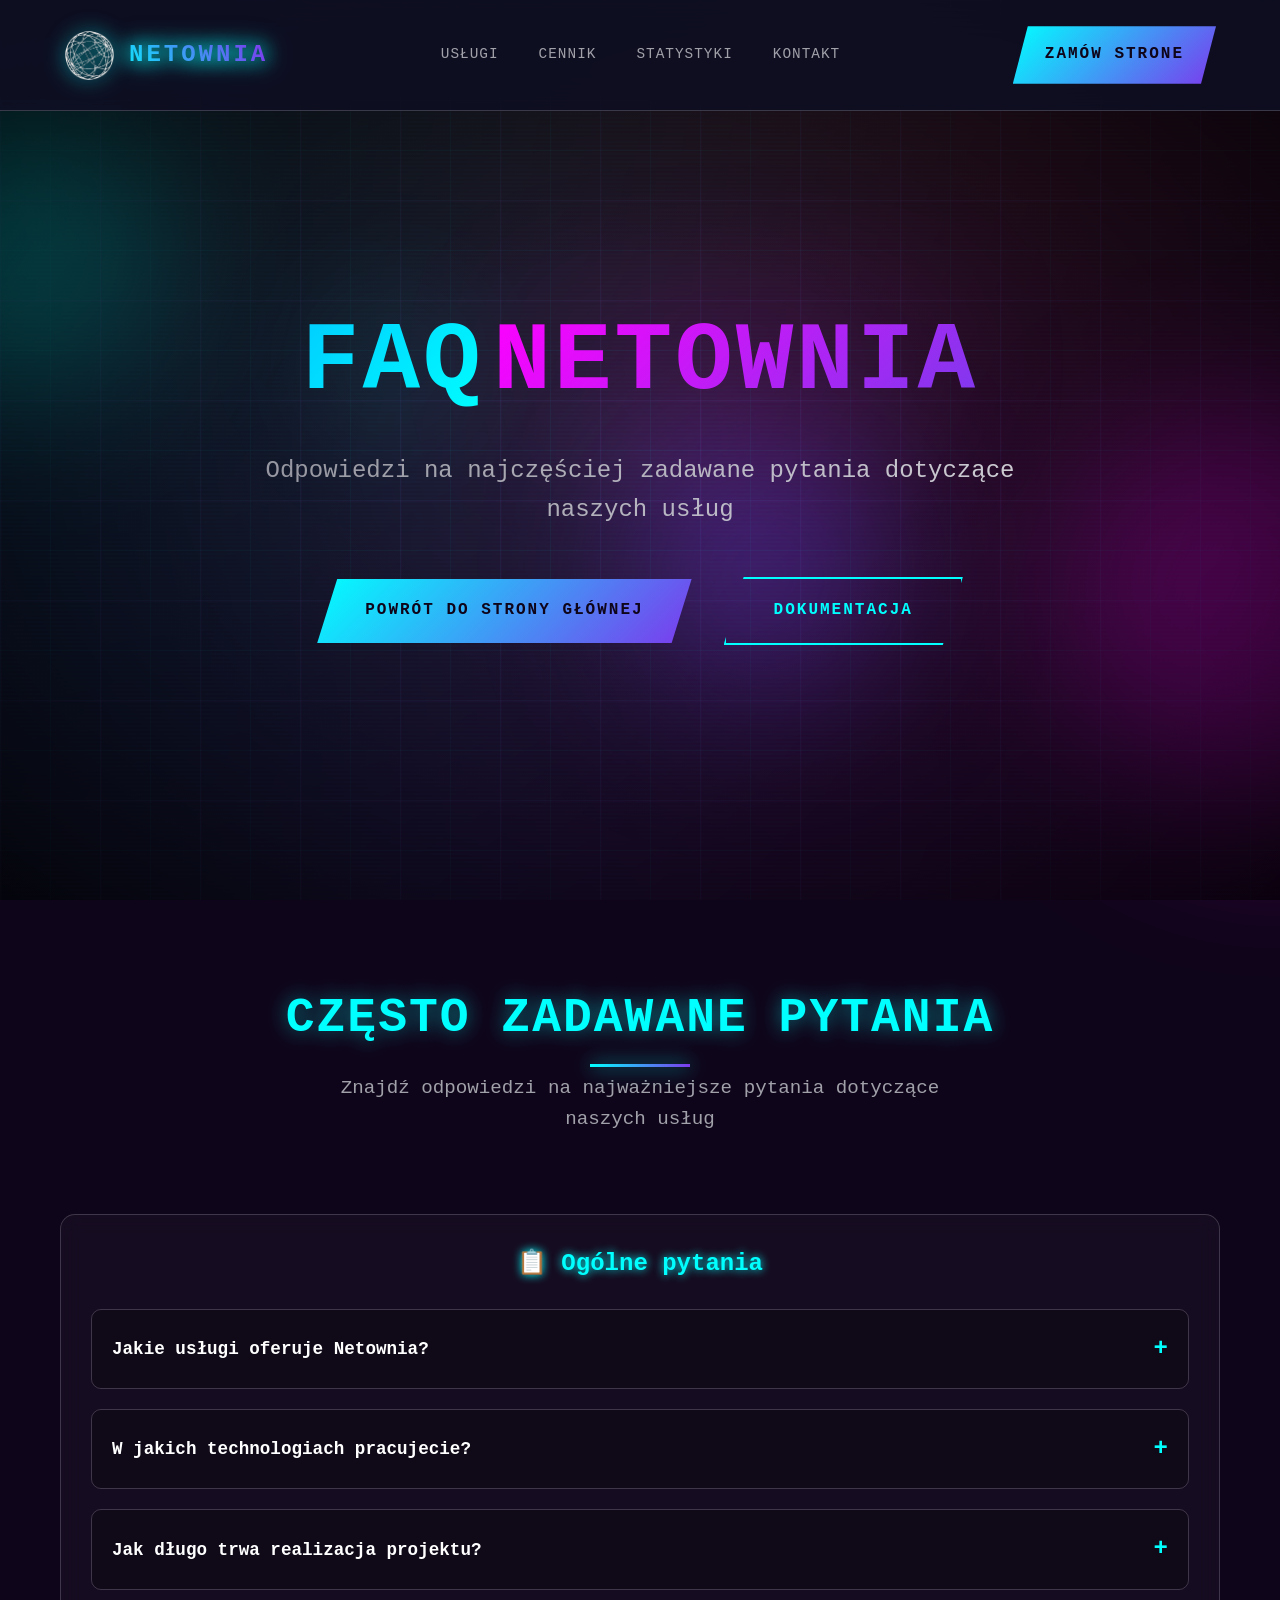
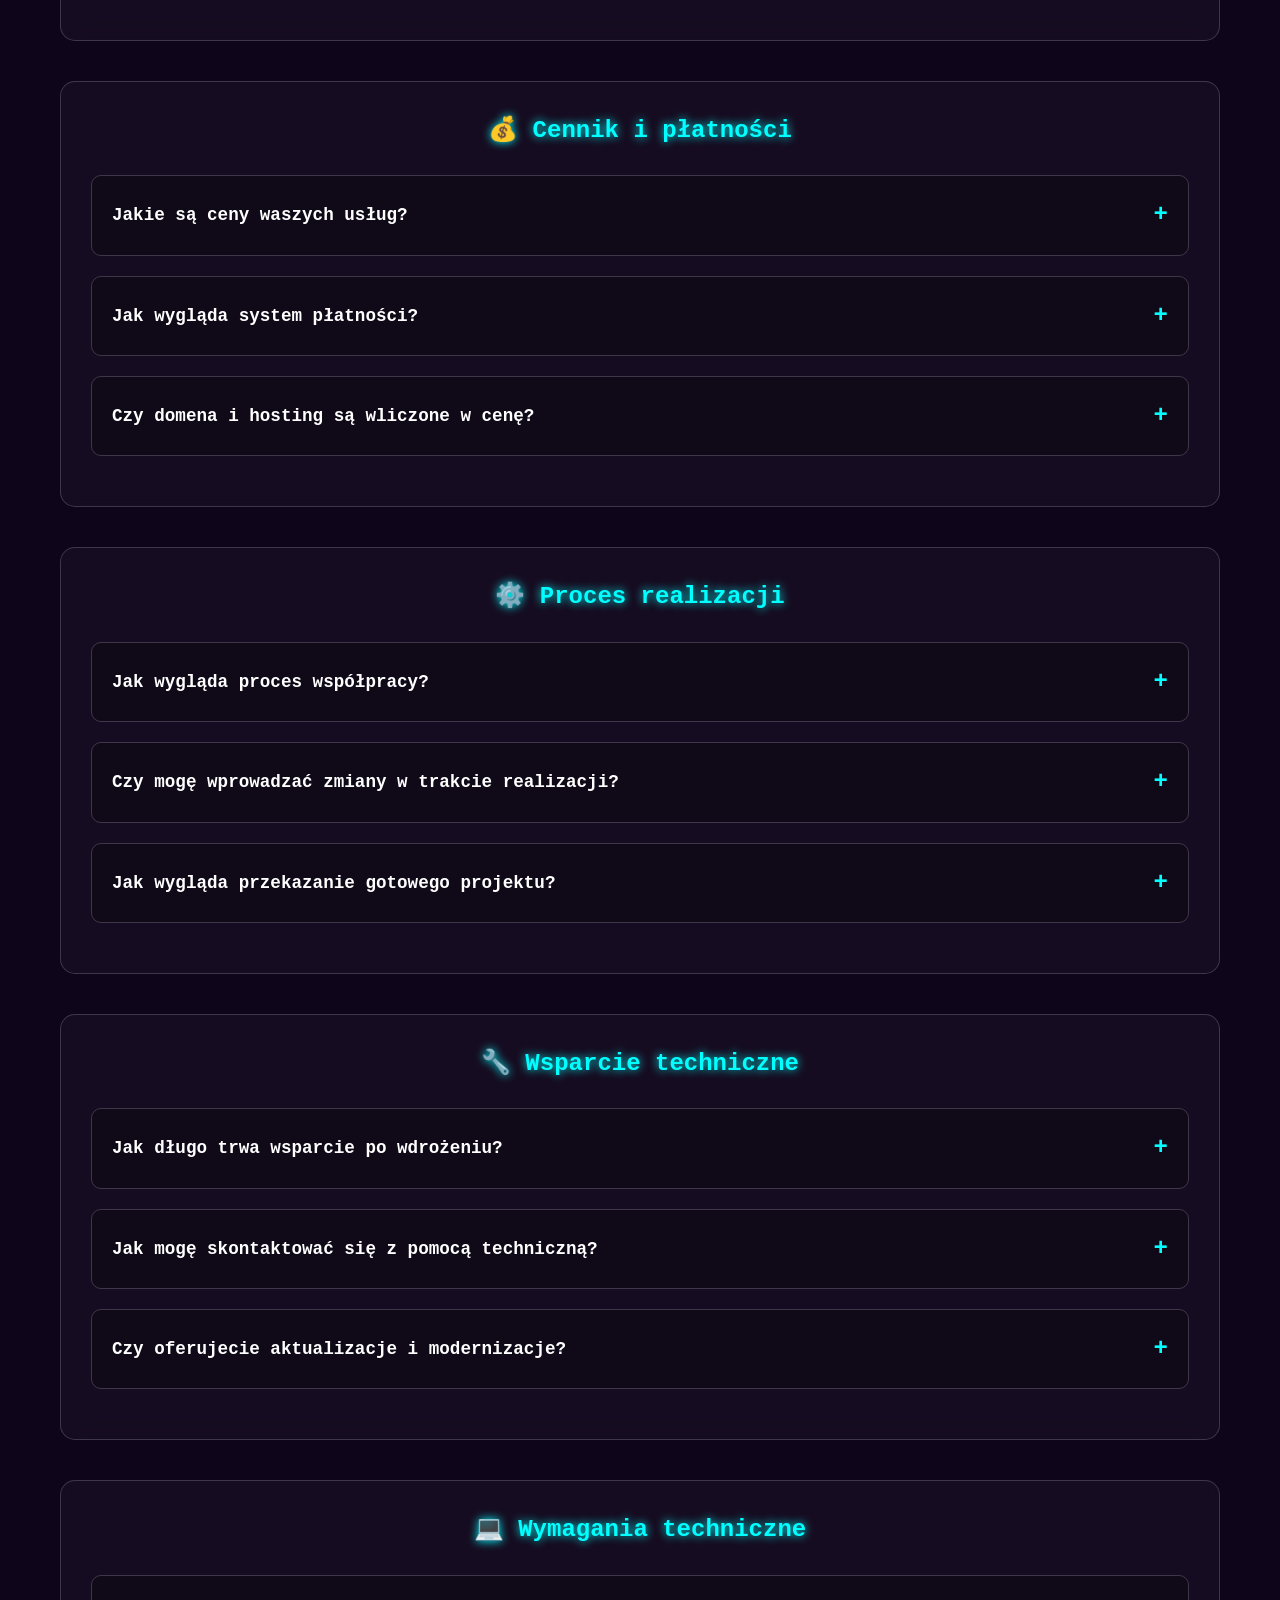
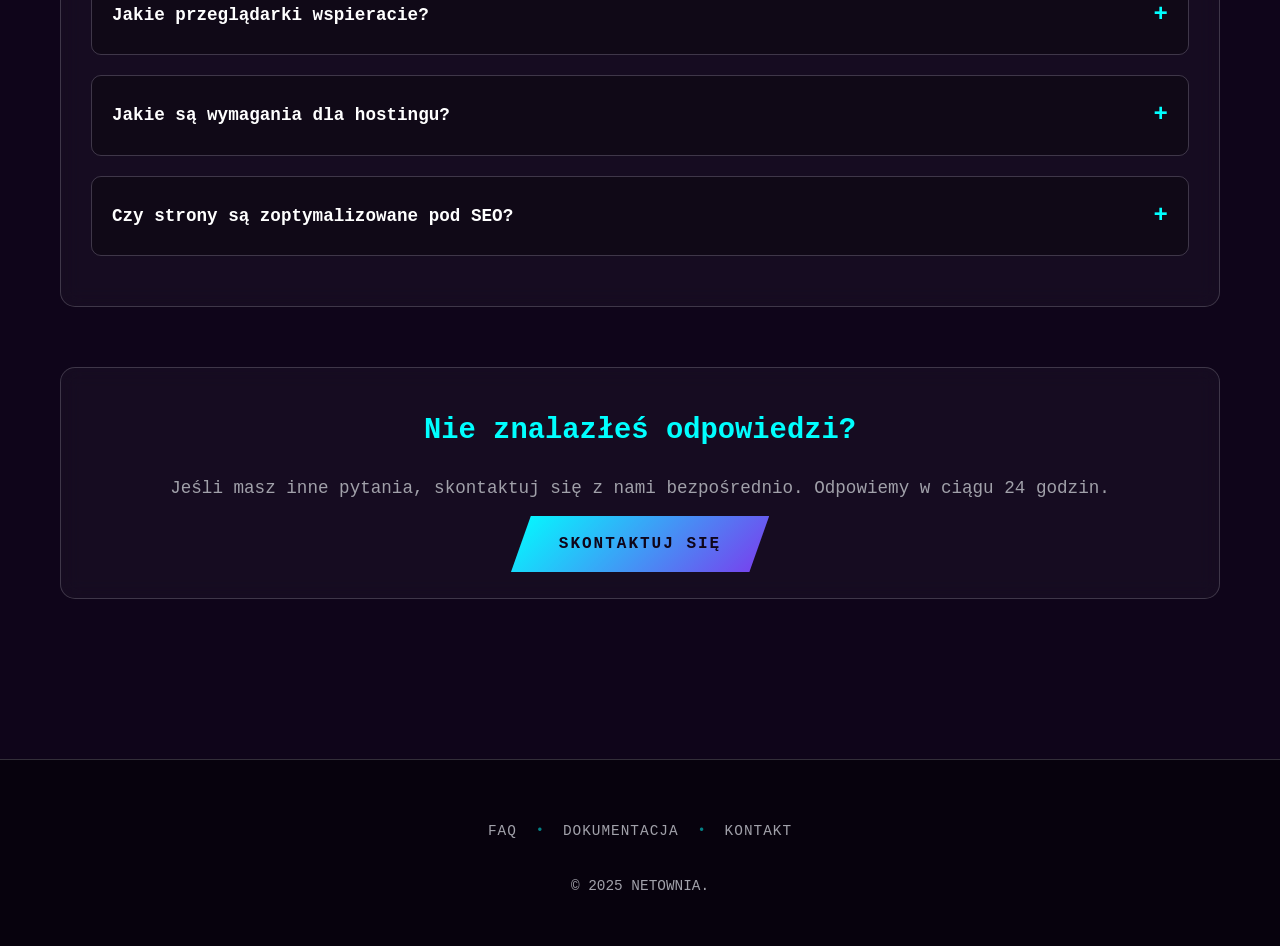
<file: FAQ.html>
<!DOCTYPE html>
<html lang="pl">
<head>
    <meta charset="UTF-8">
    <meta name="viewport" content="width=device-width, initial-scale=1.0">
    
    <!-- Primary Meta Tags -->
    <title>FAQ Netownia - Często Zadawane Pytania | Strony Internetowe | Web Development</title>
    <meta name="title" content="FAQ Netownia - Często Zadawane Pytania | Strony Internetowe | Web Development">
    <meta name="description" content="FAQ Netownia - Odpowiedzi na najczęściej zadawane pytania o tworzenie stron internetowych, cennik, proces realizacji i wsparcie techniczne. Sprawdź nasze FAQ!">
    <meta name="keywords" content="FAQ Netownia, pytania o strony internetowe, cennik stron, proces tworzenia stron, wsparcie techniczne, hosting, domeny, WordPress, SEO">
    <meta name="author" content="Netownia">
    <meta name="robots" content="index, follow">
    <meta name="language" content="pl">
    
    <!-- Canonical URL -->
    <link rel="canonical" href="https://netownia.pl/FAQ.html">
    
    <!-- Favicon -->
    <link rel="icon" type="image/x-icon" href="images/favicon.ico">
    
    <!-- Open Graph / Facebook -->
    <meta property="og:type" content="website">
    <meta property="og:url" content="https://netownia.pl/FAQ.html">
    <meta property="og:title" content="FAQ Netownia - Często Zadawane Pytania">
    <meta property="og:description" content="Odpowiedzi na najczęściej zadawane pytania o tworzenie stron internetowych, cennik i proces realizacji.">
    <meta property="og:image" content="https://netownia.pl/images/og-image.jpg">
    
    <!-- Twitter -->
    <meta property="twitter:card" content="summary">
    <meta property="twitter:url" content="https://netownia.pl/FAQ.html">
    <meta property="twitter:title" content="FAQ Netownia - Często Zadawane Pytania">
    <meta property="twitter:description" content="Odpowiedzi na najczęściej zadawane pytania o tworzenie stron internetowych.">
    
    <!-- Schema.org structured data -->
    <script type="application/ld+json">
    {
        "@context": "https://schema.org",
        "@type": "FAQPage",
        "mainEntity": [{
            "@type": "Question",
            "name": "Jak długo trwa tworzenie strony internetowej?",
            "acceptedAnswer": {
                "@type": "Answer",
                "text": "Czas realizacji zależy od złożoności projektu. Proste strony gotowe są w 1-2 tygodnie, zaawansowane projekty w 3-6 tygodni."
            }
        }, {
            "@type": "Question",
            "name": "Ile kosztuje strona internetowa?",
            "acceptedAnswer": {
                "@type": "Answer",
                "text": "Ceny zaczynają się od 500 zł za prostą stronę. Oferujemy darmową wycenę i konsultację dla każdego projektu."
            }
        }]
    }
    </script>
    
    <link href="templatemo-nexus-style.css" rel="stylesheet">
    
    <!-- Google tag (gtag.js) -->
    <script async src="https://www.googletagmanager.com/gtag/js?id=G-DW3XF2PPGB"></script>
    <script>
      window.dataLayer = window.dataLayer || [];
      function gtag(){dataLayer.push(arguments);}
      gtag('js', new Date());

      gtag('config', 'G-DW3XF2PPGB');
    </script>
</head>
<body id="top">
    <!-- Enhanced Background Elements -->
    <div class="cyber-bg">
        <div class="cyber-gradient"></div>
        <div class="matrix-rain" id="matrixRain"></div>
    </div>
    
    <div class="particles" id="particlesContainer"></div>
    
    <div class="data-streams" id="dataStreams"></div>
    
    <div class="orb orb1"></div>
    <div class="orb orb2"></div>
    <div class="orb orb3"></div>
    
    <div class="grid-overlay">
        <div class="grid-lines"></div>
        <div class="grid-glow"></div>
    </div>
    
    <div class="scanlines"></div>
    <div class="noise-overlay"></div>
    
    <!-- Navigation -->
    <nav>
        <div class="nav-container">
            <a href="index.html" class="logo">
                <img src="images/logo.gif" alt="Netownia Logo" class="logo-image">
                <span class="logo-text">NETOWNIA</span>
            </a>
            <ul class="nav-links">
                <li><a href="index.html#features">Usługi</a></li>
                <li><a href="index.html#pricing">Cennik</a></li>
                <li><a href="index.html#stats">Statystyki</a></li>
                <li><a href="index.html#contact">Kontakt</a></li>
            </ul>
            <div class="nav-bottom">
                <a href="index.html#contact" class="cyber-button">Zamów Strone</a>
            </div>
            <button class="mobile-menu-button" id="mobileMenuBtn">
                <div class="hamburger">
                    <span></span>
                    <span></span>
                    <span></span>
                </div>
            </button>
        </div>
    </nav>

    <!-- Mobile Menu -->
    <div class="mobile-menu-overlay" id="mobileMenuOverlay"></div>
    <div class="mobile-menu" id="mobileMenu">
        <div class="mobile-menu-header">
            <a href="index.html" class="mobile-menu-logo">
                <img src="images/logo.gif" alt="Netownia Logo" class="mobile-logo-image">
                <span class="logo-text">NETOWNIA</span>
            </a>
            <button class="mobile-menu-close" id="mobileMenuClose">✕</button>
        </div>
        <div class="mobile-menu-cta">
            <a href="index.html#contact" class="cyber-button">Zamów Strone</a>
        </div>
        <nav class="mobile-menu-nav">
            <ul>
                <li><a href="index.html#features">Usługi</a></li>
                <li><a href="index.html#pricing">Cennik</a></li>
                <li><a href="index.html#stats">Statystyki</a></li>
                <li><a href="index.html#contact">Kontakt</a></li>
            </ul>
        </nav>
    </div>

    <!-- Hero Section -->
    <section class="hero">
        <div class="hero-container">
            <h1 class="hero-title">
                <span class="hero-nexus">FAQ</span><span class="hero-flow">Netownia</span>
            </h1>
            <p class="hero-subtitle">Odpowiedzi na najczęściej zadawane pytania dotyczące naszych usług</p>
            <div class="hero-buttons">
                <a href="index.html" class="btn-primary">Powrót do strony głównej</a>
                <a href="dokumentacja.html" class="btn-secondary">Dokumentacja</a>
            </div>
        </div>
    </section>

    <!-- FAQ Content -->
    <section class="faq fade-up">
        <div class="faq-container">
            <div class="section-header">
                <h2 class="section-title">Często Zadawane Pytania</h2>
                <p class="section-subtitle">Znajdź odpowiedzi na najważniejsze pytania dotyczące naszych usług</p>
            </div>
            
            <div class="faq-grid">
                <!-- Kategoria: Ogólne pytania -->
                <div class="faq-category">
                    <h3>📋 Ogólne pytania</h3>
                    
                    <div class="faq-item">
                        <div class="faq-question">
                            <h4>Jakie usługi oferuje Netownia?</h4>
                            <span class="faq-toggle">+</span>
                        </div>
                        <div class="faq-answer">
                            <p>Oferujemy kompleksowe usługi webowe: projektowanie stron WWW, sklepy internetowe, systemy dedykowane, branding i UX/UI, optymalizację SEO oraz wsparcie techniczne. Każda usługa jest dostosowana do indywidualnych potrzeb klienta.</p>
                        </div>
                    </div>
                    
                    <div class="faq-item">
                        <div class="faq-question">
                            <h4>W jakich technologiach pracujecie?</h4>
                            <span class="faq-toggle">+</span>
                        </div>
                        <div class="faq-answer">
                            <p>Wykorzystujemy najnowsze technologie webowe: HTML5, CSS3, JavaScript (ES6+), React, Vue.js, Node.js, PHP 8+, MySQL, PostgreSQL. Stawiamy na nowoczesne, wydajne rozwiązania.</p>
                        </div>
                    </div>
                    
                    <div class="faq-item">
                        <div class="faq-question">
                            <h4>Jak długo trwa realizacja projektu?</h4>
                            <span class="faq-toggle">+</span>
                        </div>
                        <div class="faq-answer">
                            <p>Czas realizacji zależy od złożoności projektu: strona wizytówka (1-2 tygodnie), strona firmowa (3-4 tygodnie), sklep internetowy (4-8 tygodni), system dedykowany (8-16 tygodni). Dokładny harmonogram ustalamy indywidualnie.</p>
                        </div>
                    </div>
                </div>

                <!-- Kategoria: Cennik i płatności -->
                <div class="faq-category">
                    <h3>💰 Cennik i płatności</h3>
                    
                    <div class="faq-item">
                        <div class="faq-question">
                            <h4>Jakie są ceny waszych usług?</h4>
                            <span class="faq-toggle">+</span>
                        </div>
                        <div class="faq-answer">
                            <p>Oferujemy trzy pakiety: Start (500 zł), Biznes (1000 zł) i Premium (od 2500 zł). Ceny są jednorazowe i obejmują pełną realizację projektu. Szczegółowy cennik znajdziesz w sekcji <a href="index.html#pricing">Cennik</a>.</p>
                        </div>
                    </div>
                    
                    <div class="faq-item">
                        <div class="faq-question">
                            <h4>Jak wygląda system płatności?</h4>
                            <span class="faq-toggle">+</span>
                        </div>
                        <div class="faq-answer">
                            <p>Wymagamy 50% zaliczki przy podpisaniu umowy, pozostałe 50% po zakończeniu projektu.</p>
                        </div>
                    </div>
                    
                    <div class="faq-item">
                        <div class="faq-question">
                            <h4>Czy domena i hosting są wliczone w cenę?</h4>
                            <span class="faq-toggle">+</span>
                        </div>
                        <div class="faq-answer">
                            <p>Domenę wykupujemy na zamówienie klienta i doliczamy do ceny jeśli przekracza 100 zł/rok. Przy wyborze naszego hostingu gwarantujemy certyfikat SSL. Wszystkie szczegóły omawiamy indywidualnie.</p>
                        </div>
                    </div>
                </div>

                <!-- Kategoria: Proces realizacji -->
                <div class="faq-category">
                    <h3>⚙️ Proces realizacji</h3>
                    
                    <div class="faq-item">
                        <div class="faq-question">
                            <h4>Jak wygląda proces współpracy?</h4>
                            <span class="faq-toggle">+</span>
                        </div>
                        <div class="faq-answer">
                            <p>Proces składa się z 6 etapów: 1) Analiza i planowanie, 2) Projektowanie, 3) Programowanie, 4) Testowanie, 5) Wdrożenie, 6) Wsparcie. Na każdym etapie informujemy o postępach i konsultujemy decyzje.</p>
                        </div>
                    </div>
                    
                    <div class="faq-item">
                        <div class="faq-question">
                            <h4>Czy mogę wprowadzać zmiany w trakcie realizacji?</h4>
                            <span class="faq-toggle">+</span>
                        </div>
                        <div class="faq-answer">
                            <p>Tak, drobne zmiany są możliwe w trakcie realizacji. Większe modyfikacje mogą wpłynąć na harmonogram i koszty. Wszystkie zmiany konsultujemy i dokumentujemy.</p>
                        </div>
                    </div>
                    
                    <div class="faq-item">
                        <div class="faq-question">
                            <h4>Jak wygląda przekazanie gotowego projektu?</h4>
                            <span class="faq-toggle">+</span>
                        </div>
                        <div class="faq-answer">
                            <p>Przekazujemy dostęp do panelu CMS, dokumentację techniczną, dane dostępowe do hostingu i domeny. Oferujemy szkolenie z obsługi systemu oraz wsparcie techniczne przez określony okres.</p>
                        </div>
                    </div>
                </div>

                <!-- Kategoria: Wsparcie techniczne -->
                <div class="faq-category">
                    <h3>🔧 Wsparcie techniczne</h3>
                    
                    <div class="faq-item">
                        <div class="faq-question">
                            <h4>Jak długo trwa wsparcie po wdrożeniu?</h4>
                            <span class="faq-toggle">+</span>
                        </div>
                        <div class="faq-answer">
                            <p>Okres wsparcia zależy od pakietu: Start (1 miesiąc), Biznes (3 miesiące), Premium (6 miesięcy). W tym czasie oferujemy darmowe poprawki błędów i drobne modyfikacje.</p>
                        </div>
                    </div>
                    
                    <div class="faq-item">
                        <div class="faq-question">
                            <h4>Jak mogę skontaktować się z pomocą techniczną?</h4>
                            <span class="faq-toggle">+</span>
                        </div>
                        <div class="faq-answer">
                            <p>Oferujemy kilka kanałów kontaktu: email (kontakt@netownia.pl), telefon, formularz na stronie. Czas odpowiedzi to maksymalnie 24 godziny. W pilnych sprawach reagujemy natychmiast.</p>
                        </div>
                    </div>
                    
                    <div class="faq-item">
                        <div class="faq-question">
                            <h4>Czy oferujecie aktualizacje i modernizacje?</h4>
                            <span class="faq-toggle">+</span>
                        </div>
                        <div class="faq-answer">
                            <p>Tak, oferujemy aktualizacje systemów, modernizacje designu i dodawanie nowych funkcjonalności. Każda taka usługa jest wyceniana indywidualnie i realizowana w uzgodnionym terminie.</p>
                        </div>
                    </div>
                </div>

                <!-- Kategoria: Wymagania techniczne -->
                <div class="faq-category">
                    <h3>💻 Wymagania techniczne</h3>
                    
                    <div class="faq-item">
                        <div class="faq-question">
                            <h4>Jakie przeglądarki wspieracie?</h4>
                            <span class="faq-toggle">+</span>
                        </div>
                        <div class="faq-answer">
                            <p>Wspieramy wszystkie nowoczesne przeglądarki: Chrome 90+, Firefox 88+, Safari 14+, Edge 90+, Opera 76+. Strony są responsywne i działają poprawnie na urządzeniach mobilnych.</p>
                        </div>
                    </div>
                    
                    <div class="faq-item">
                        <div class="faq-question">
                            <h4>Jakie są wymagania dla hostingu?</h4>
                            <span class="faq-toggle">+</span>
                        </div>
                        <div class="faq-answer">
                            <p>Wymagamy: PHP 8.0+ lub Node.js 16+, MySQL 8.0+ lub PostgreSQL 13+, certyfikat SSL, minimum 1GB RAM, SSD storage. Oferujemy pomoc w wyborze odpowiedniego hostingu.</p>
                        </div>
                    </div>
                    
                    <div class="faq-item">
                        <div class="faq-question">
                            <h4>Czy strony są zoptymalizowane pod SEO?</h4>
                            <span class="faq-toggle">+</span>
                        </div>
                        <div class="faq-answer">
                            <p>Tak, wszystkie nasze strony są zoptymalizowane pod SEO: semantyczny HTML, meta tagi, sitemapy, szybkość ładowania, responsywność. Oferujemy również zaawansowane usługi SEO.</p>
                        </div>
                    </div>
                </div>
            </div>

            <!-- Dodatkowe pytania -->
            <div class="faq-contact">
                <h3>Nie znalazłeś odpowiedzi?</h3>
                <p>Jeśli masz inne pytania, skontaktuj się z nami bezpośrednio. Odpowiemy w ciągu 24 godzin.</p>
                <a href="index.html#contact" class="btn-primary">Skontaktuj się</a>
            </div>
        </div>
    </section>

    <!-- Footer -->
    <footer class="footer">
        <div class="footer-content">
            <div class="footer-links">
                <a href="FAQ.html">FAQ</a>
                <span class="footer-separator">•</span>
                <a href="dokumentacja.html">Dokumentacja</a>
                <span class="footer-separator">•</span>
                <a href="index.html#contact">Kontakt</a>
            </div>
            <div class="footer-bottom">
                <p>&copy; 2025 NETOWNIA.</p>
            </div>
        </div>
    </footer>

    <script src="templatemo-nexus-scripts.js"></script>
    
                       <!-- FAQ JavaScript -->
           <script>
               document.addEventListener('DOMContentLoaded', function() {
                   const faqItems = document.querySelectorAll('.faq-item');
                   
                   faqItems.forEach(item => {
                       const question = item.querySelector('.faq-question');
                       const answer = item.querySelector('.faq-answer');
                       const toggle = item.querySelector('.faq-toggle');
                       
                       question.addEventListener('click', () => {
                           const isOpen = answer.classList.contains('active');
                           
                           // Zamykamy wszystkie inne odpowiedzi
                           faqItems.forEach(otherItem => {
                               if (otherItem !== item) {
                                   otherItem.querySelector('.faq-answer').classList.remove('active');
                                   otherItem.querySelector('.faq-toggle').textContent = '+';
                               }
                           });
                           
                           // Przełączamy aktualną odpowiedź
                           if (isOpen) {
                               answer.classList.remove('active');
                               toggle.textContent = '+';
                           } else {
                               answer.classList.add('active');
                               toggle.textContent = '−';
                           }
                       });
                   });
               });
           </script>
</body>
</html>
</file>
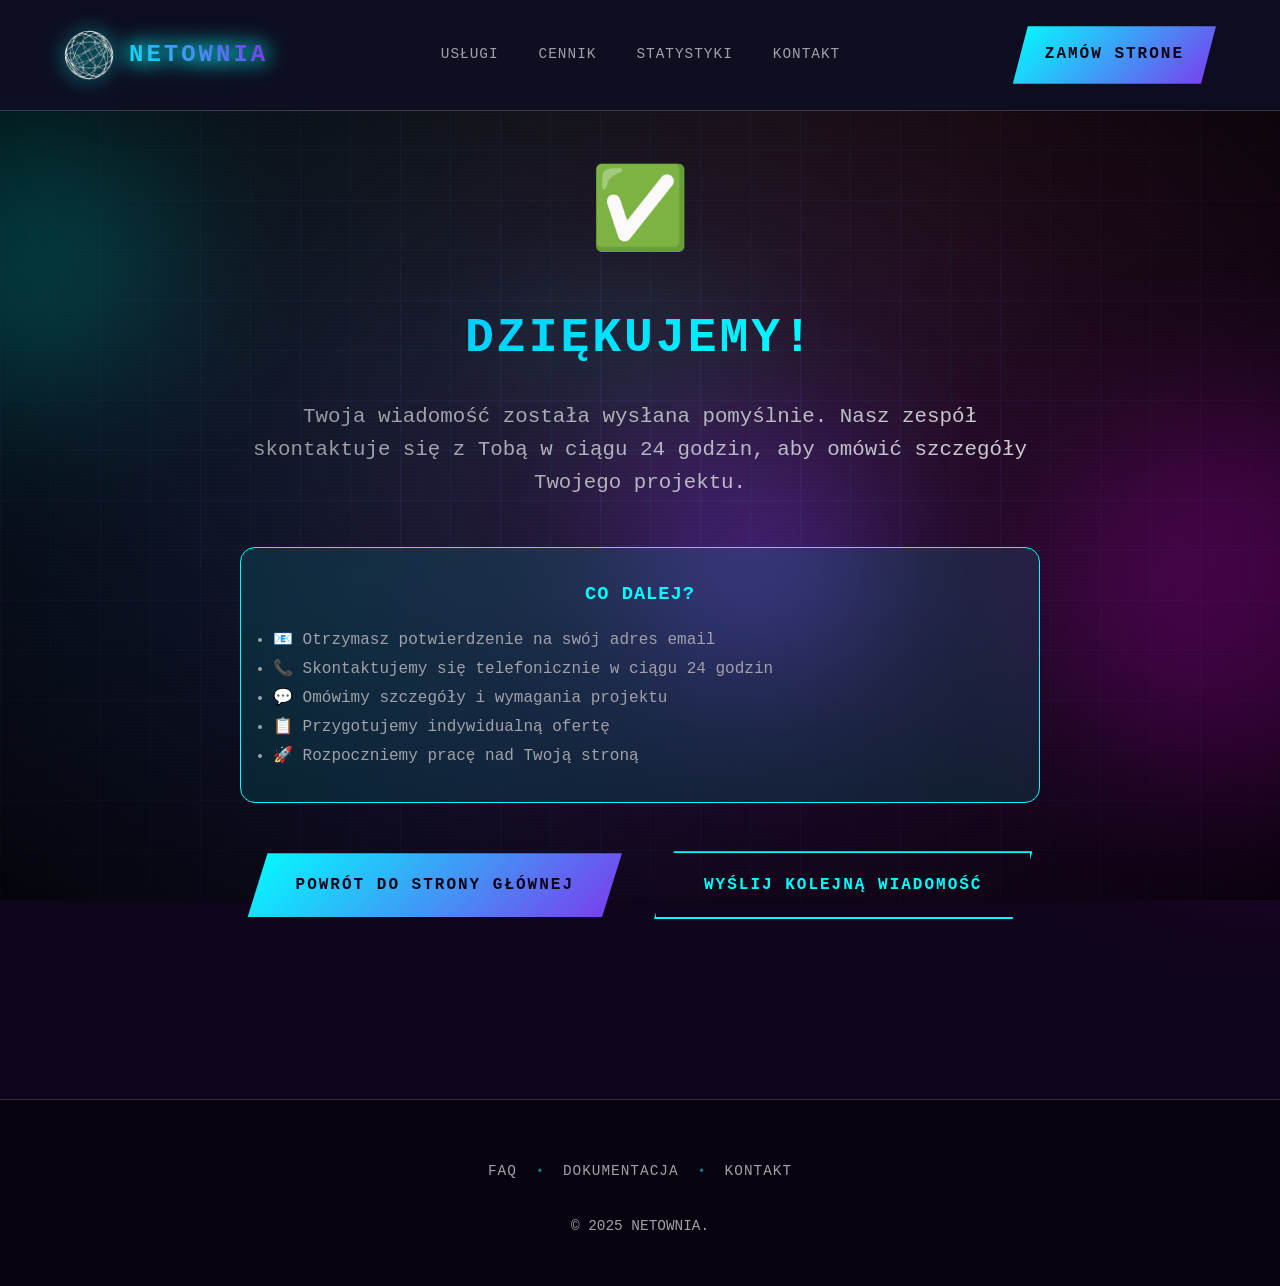
<file: thank-you.html>
<!DOCTYPE html>
<html lang="pl">
<head>
    <meta charset="UTF-8">
    <meta name="viewport" content="width=device-width, initial-scale=1.0">
    
    <!-- Primary Meta Tags -->
    <title>Dziękujemy - Netownia | Wiadomość Wysłana | Strony Internetowe</title>
    <meta name="title" content="Dziękujemy - Netownia | Wiadomość Wysłana | Strony Internetowe">
    <meta name="description" content="Dziękujemy za kontakt z Netownia! Twoja wiadomość została wysłana. Skontaktujemy się w ciągu 24 godzin, aby omówić Twój projekt strony internetowej.">
    <meta name="keywords" content="dziękujemy Netownia, kontakt Netownia, wiadomość wysłana, projekt strony internetowej, konsultacja">
    <meta name="author" content="Netownia">
    <meta name="robots" content="noindex, nofollow">
    <meta name="language" content="pl">
    
    <!-- Canonical URL -->
    <link rel="canonical" href="https://netownia.pl/thank-you.html">
    
    <!-- Favicon -->
    <link rel="icon" type="image/x-icon" href="images/favicon.ico">
    
    <!-- Open Graph / Facebook -->
    <meta property="og:type" content="website">
    <meta property="og:url" content="https://netownia.pl/thank-you.html">
    <meta property="og:title" content="Dziękujemy - Netownia">
    <meta property="og:description" content="Twoja wiadomość została wysłana. Skontaktujemy się w ciągu 24 godzin.">
    
    <!-- Twitter -->
    <meta property="twitter:card" content="summary">
    <meta property="twitter:url" content="https://netownia.pl/thank-you.html">
    <meta property="twitter:title" content="Dziękujemy - Netownia">
    <meta property="twitter:description" content="Twoja wiadomość została wysłana. Skontaktujemy się w ciągu 24 godzin.">
    
    <link href="templatemo-nexus-style.css" rel="stylesheet">
    
    <!-- Google tag (gtag.js) -->
    <script async src="https://www.googletagmanager.com/gtag/js?id=G-DW3XF2PPGB"></script>
    <script>
      window.dataLayer = window.dataLayer || [];
      function gtag(){dataLayer.push(arguments);}
      gtag('js', new Date());

      gtag('config', 'G-DW3XF2PPGB');
    </script>
</head>
<body id="top">
    <!-- Enhanced Background Elements -->
    <div class="cyber-bg">
        <div class="cyber-gradient"></div>
        <div class="matrix-rain" id="matrixRain"></div>
    </div>
    
    <div class="particles" id="particlesContainer"></div>
    
    <div class="data-streams" id="dataStreams"></div>
    
    <div class="orb orb1"></div>
    <div class="orb orb2"></div>
    <div class="orb orb3"></div>
    
    <div class="grid-overlay">
        <div class="grid-lines"></div>
        <div class="grid-glow"></div>
    </div>
    
    <div class="scanlines"></div>
    <div class="noise-overlay"></div>
    
    <!-- Navigation -->
    <nav>
        <div class="nav-container">
            <a href="index.html" class="logo">
                <img src="images/logo.gif" alt="Netownia Logo" class="logo-image">
                <span class="logo-text">NETOWNIA</span>
            </a>
            <ul class="nav-links">
                <li><a href="index.html#features">Usługi</a></li>
                <li><a href="index.html#pricing">Cennik</a></li>
                <li><a href="index.html#stats">Statystyki</a></li>
                <li><a href="index.html#contact">Kontakt</a></li>
            </ul>
            <div class="nav-bottom">
                <a href="index.html#contact" class="cyber-button">Zamów Strone</a>
            </div>
        </div>
    </nav>

    <!-- Thank You Section -->
    <section class="hero">
        <div class="hero-container">
            <div class="thank-you-content" style="text-align: center; max-width: 800px; margin: 0 auto;">
                <div class="success-icon" style="font-size: 5rem; margin-bottom: 2rem; animation: successPulse 2s ease-in-out infinite;">
                    ✅
                </div>
                
                <h1 class="hero-title" style="font-size: 3rem; margin-bottom: 2rem;">
                    <span class="hero-nexus">Dziękujemy!</span>
                </h1>
                
                <p class="hero-subtitle" style="font-size: 1.3rem; margin-bottom: 3rem;">
                    Twoja wiadomość została wysłana pomyślnie. Nasz zespół skontaktuje się z Tobą w ciągu 24 godzin, aby omówić szczegóły Twojego projektu.
                </p>
                
                <div class="thank-you-details" style="background: rgba(0, 255, 255, 0.1); border: 1px solid var(--primary-cyan); border-radius: 15px; padding: 2rem; margin-bottom: 3rem; backdrop-filter: blur(10px);">
                    <h3 style="color: var(--primary-cyan); margin-bottom: 1rem; text-transform: uppercase; letter-spacing: 1px;">
                        Co dalej?
                    </h3>
                    <ul style="text-align: left; color: var(--text-secondary); line-height: 1.8;">
                        <li>📧 Otrzymasz potwierdzenie na swój adres email</li>
                        <li>📞 Skontaktujemy się telefonicznie w ciągu 24 godzin</li>
                        <li>💬 Omówimy szczegóły i wymagania projektu</li>
                        <li>📋 Przygotujemy indywidualną ofertę</li>
                        <li>🚀 Rozpoczniemy pracę nad Twoją stroną</li>
                    </ul>
                </div>
                
                <div class="hero-buttons">
                    <a href="index.html" class="btn-primary">Powrót do strony głównej</a>
                    <a href="index.html#contact" class="btn-secondary">Wyślij kolejną wiadomość</a>
                </div>
            </div>
        </div>
    </section>

    <!-- Footer -->
    <footer class="footer">
        <div class="footer-content">
            <div class="footer-links">
                <a href="FAQ.html">FAQ</a>
                <span class="footer-separator">•</span>
                <a href="dokumentacja.html">Dokumentacja</a>
                <span class="footer-separator">•</span>
                <a href="index.html#contact">Kontakt</a>
            </div>
            <div class="footer-bottom">
                <p>&copy; 2025 NETOWNIA.</p>
            </div>
        </div>
    </footer>

    <script src="templatemo-nexus-scripts.js"></script>
    
    <style>
        @keyframes successPulse {
            0%, 100% { 
                transform: scale(1);
                filter: drop-shadow(0 0 20px rgba(0, 255, 0, 0.5));
            }
            50% { 
                transform: scale(1.1);
                filter: drop-shadow(0 0 30px rgba(0, 255, 0, 0.8));
            }
        }
        
        .thank-you-content {
            animation: fadeInUp 1s ease-out;
        }
        
        @keyframes fadeInUp {
            from {
                opacity: 0;
                transform: translateY(50px);
            }
            to {
                opacity: 1;
                transform: translateY(0);
            }
        }
        
        .thank-you-details {
            animation: slideInUp 1s ease-out 0.3s both;
        }
        
        @keyframes slideInUp {
            from {
                opacity: 0;
                transform: translateY(30px);
            }
            to {
                opacity: 1;
                transform: translateY(0);
            }
        }
    </style>
</body>
</html>
</file>
<file: templatemo-nexus-style.css>
/*

TemplateMo 594 nexus flow

https://templatemo.com/tm-594-nexus-flow

*/

@charset "utf-8";
/* CSS Document */

 * {
            margin: 0;
            padding: 0;
            box-sizing: border-box;
        }

        :root {
            --primary-grey: #e5e7eb;
            --primary-orange: #f97316;
            --primary-purple: #7c3aed;
            --secondary-amber: #fbbf24;
            --dark-bg: #1a0b2e;
            --darker-bg: #0f051a;
            --card-bg: rgba(229, 231, 235, 0.03);
            --border-color: rgba(229, 231, 235, 0.2);
            --text-primary: #ffffff;
            --text-secondary: #a1a1aa;
            --primary-cyan: #00ffff;
            --primary-pink: #ff00ff;
        }

        body {
            font-family: 'JetBrains Mono', 'Fira Code', monospace;
            background: var(--darker-bg);
            color: var(--text-primary);
            line-height: 1.6;
            overflow-x: hidden;
        }

        /* Enhanced Cyberpunk Background */
        .cyber-bg {
            position: fixed;
            top: 0;
            left: 0;
            width: 100%;
            height: 100%;
            background: var(--darker-bg);
            overflow: hidden;
            z-index: -5;
        }

        /* Animated gradient background */
        .cyber-gradient {
            position: absolute;
            top: -50%;
            left: -50%;
            width: 200%;
            height: 200%;
            background: 
                radial-gradient(circle at 20% 30%, rgba(0, 255, 255, 0.15) 0%, transparent 50%),
                radial-gradient(circle at 80% 70%, rgba(255, 0, 255, 0.15) 0%, transparent 50%),
                radial-gradient(circle at 40% 80%, rgba(124, 58, 237, 0.15) 0%, transparent 50%),
                radial-gradient(circle at 60% 20%, rgba(249, 115, 22, 0.15) 0%, transparent 50%);
            animation: gradientRotate 30s linear infinite;
            filter: blur(40px);
        }

        @keyframes gradientRotate {
            0% { transform: rotate(0deg) scale(1); }
            50% { transform: rotate(180deg) scale(1.2); }
            100% { transform: rotate(360deg) scale(1); }
        }

        /* Matrix rain effect */
        .matrix-rain {
            position: absolute;
            top: 0;
            left: 0;
            width: 100%;
            height: 100%;
            overflow: hidden;
            opacity: 0.15;
        }

        .matrix-column {
            position: absolute;
            top: -100vh;
            font-family: 'Courier New', monospace;
            font-size: 14px;
            color: var(--primary-cyan);
            text-shadow: 0 0 5px var(--primary-cyan);
            animation: matrixFall linear infinite;
            writing-mode: vertical-rl;
            text-orientation: upright;
            background: linear-gradient(to bottom, transparent 0%, var(--primary-cyan) 50%, transparent 100%);
            -webkit-background-clip: text;
            background-clip: text;
            -webkit-text-fill-color: transparent;
        }

        .matrix-column:nth-child(3n) {
            color: var(--primary-pink);
            text-shadow: 0 0 5px var(--primary-pink);
            background: linear-gradient(to bottom, transparent 0%, var(--primary-pink) 50%, transparent 100%);
        }

        .matrix-column:nth-child(5n) {
            color: var(--primary-purple);
            text-shadow: 0 0 5px var(--primary-purple);
            background: linear-gradient(to bottom, transparent 0%, var(--primary-purple) 50%, transparent 100%);
        }

        @keyframes matrixFall {
            0% { transform: translateY(0); }
            100% { transform: translateY(200vh); }
        }

        /* Animated grid overlay */
        .grid-overlay {
            position: fixed;
            top: 0;
            left: 0;
            width: 100%;
            height: 100%;
            z-index: -2;
        }

        .grid-lines {
            position: absolute;
            top: 0;
            left: 0;
            width: 100%;
            height: 100%;
            background-image: 
                linear-gradient(rgba(0, 255, 255, 0.05) 1px, transparent 1px),
                linear-gradient(90deg, rgba(0, 255, 255, 0.05) 1px, transparent 1px);
            background-size: 50px 50px;
            animation: gridMove 20s linear infinite;
        }

        .grid-glow {
            position: absolute;
            top: 0;
            left: 0;
            width: 100%;
            height: 100%;
            background-image: 
                linear-gradient(rgba(255, 0, 255, 0.03) 2px, transparent 2px),
                linear-gradient(90deg, rgba(255, 0, 255, 0.03) 2px, transparent 2px);
            background-size: 100px 100px;
            animation: gridMove 30s linear infinite reverse;
        }

        @keyframes gridMove {
            0% { transform: translate(0, 0); }
            100% { transform: translate(50px, 50px); }
        }

        /* Floating particles */
        .particles {
            position: fixed;
            top: 0;
            left: 0;
            width: 100%;
            height: 100%;
            overflow: hidden;
            z-index: -3;
        }

        .particle {
            position: absolute;
            width: 4px;
            height: 4px;
            background: var(--primary-cyan);
            border-radius: 50%;
            box-shadow: 0 0 10px var(--primary-cyan);
            animation: float 20s infinite;
            opacity: 0;
            transition: transform 0.3s ease, box-shadow 0.3s ease;
        }

        .particle:nth-child(odd) {
            background: var(--primary-pink);
            box-shadow: 0 0 10px var(--primary-pink);
            animation-duration: 25s;
        }

        @keyframes float {
            0% {
                transform: translateY(100vh) translateX(0);
                opacity: 0;
            }
            10% {
                opacity: 1;
            }
            90% {
                opacity: 1;
            }
            100% {
                transform: translateY(-100vh) translateX(100px);
                opacity: 0;
            }
        }

        /* Glowing orbs */
        .orb {
            position: fixed;
            border-radius: 50%;
            filter: blur(80px);
            opacity: 0.5;
            animation: orbFloat 20s ease-in-out infinite;
            pointer-events: none;
            z-index: -4;
        }

        .orb1 {
            width: 300px;
            height: 300px;
            background: var(--primary-cyan);
            top: 10%;
            left: -150px;
            animation-delay: 0s;
        }

        .orb2 {
            width: 400px;
            height: 400px;
            background: var(--primary-pink);
            bottom: 10%;
            right: -200px;
            animation-delay: 5s;
        }

        .orb3 {
            width: 250px;
            height: 250px;
            background: var(--primary-purple);
            top: 50%;
            left: 50%;
            animation-delay: 10s;
        }

        @keyframes orbFloat {
            0%, 100% {
                transform: translate(0, 0) scale(1);
            }
            33% {
                transform: translate(100px, -50px) scale(1.1);
            }
            66% {
                transform: translate(-50px, 100px) scale(0.9);
            }
        }

        /* Scanlines effect */
        .scanlines {
            position: fixed;
            top: 0;
            left: 0;
            width: 100%;
            height: 100%;
            pointer-events: none;
            z-index: -1;
        }

        .scanlines::before {
            content: '';
            position: absolute;
            top: 0;
            left: 0;
            width: 100%;
            height: 100%;
            background: linear-gradient(
                transparent 0%,
                rgba(0, 255, 255, 0.03) 50%,
                transparent 100%
            );
            background-size: 100% 4px;
            animation: scanline 8s linear infinite;
        }

        .scanlines::after {
            content: '';
            position: absolute;
            top: 0;
            left: 0;
            width: 100%;
            height: 100%;
            background: radial-gradient(ellipse at center, transparent 0%, rgba(0, 0, 0, 0.8) 100%);
            pointer-events: none;
        }

        /* Noise texture overlay */
        .noise-overlay {
            position: fixed;
            top: 0;
            left: 0;
            width: 100%;
            height: 100%;
            opacity: 0.03;
            z-index: -1;
            pointer-events: none;
            background-image: 
                repeating-linear-gradient(45deg, transparent, transparent 2px, rgba(255, 255, 255, 0.03) 2px, rgba(255, 255, 255, 0.03) 4px),
                repeating-linear-gradient(-45deg, transparent, transparent 2px, rgba(0, 255, 255, 0.02) 2px, rgba(0, 255, 255, 0.02) 4px);
        }

        @keyframes scanline {
            0% { transform: translateY(-100%); }
            100% { transform: translateY(100%); }
        }

        /* Navigation */
        nav {
            position: fixed;
            top: 0;
            width: 100%;
            padding: 1rem 2rem;
            background: rgba(15, 15, 35, 0.9);
            backdrop-filter: blur(20px);
            border-bottom: 1px solid var(--border-color);
            z-index: 10000;
            transition: all 0.3s ease;
        }

        .nav-container {
            max-width: 1400px;
            margin: 0 auto;
            display: flex;
            justify-content: space-between;
            align-items: center;
            min-height: 78px;
            padding: 0 2rem;
        }

        /* Mobile Menu Button */
        .mobile-menu-button {
            display: none;
            background: none;
            border: none;
            color: var(--primary-cyan);
            font-size: 1.5rem;
            cursor: pointer;
            position: relative;
            width: 30px;
            height: 30px;
            transition: all 0.3s ease;
        }

        .mobile-menu-button:hover {
            color: var(--primary-orange);
            transform: scale(1.1);
        }

        .hamburger {
            position: relative;
            width: 25px;
            height: 20px;
            margin: auto;
        }

        .hamburger span {
            display: block;
            position: absolute;
            height: 2px;
            width: 100%;
            background: var(--primary-cyan);
            border-radius: 1px;
            opacity: 1;
            left: 0;
            transform: rotate(0deg);
            transition: all 0.25s ease-in-out;
            box-shadow: 0 0 5px var(--primary-cyan);
            transform-origin: center;
        }

        .hamburger span:nth-child(1) {
            top: 0px;
        }

        .hamburger span:nth-child(2) {
            top: 9px;
        }

        .hamburger span:nth-child(3) {
            top: 18px;
        }

        .mobile-menu-button.active .hamburger span:nth-child(1) {
            top: 9px;
            transform: rotate(135deg);
            background: var(--primary-orange);
        }

        .mobile-menu-button.active .hamburger span:nth-child(2) {
            opacity: 0;
            left: -25px;
        }

        .mobile-menu-button.active .hamburger span:nth-child(3) {
            top: 9px;
            transform: rotate(-135deg);
            background: var(--primary-orange);
        }

        /* Mobile Menu */
        .mobile-menu {
            position: fixed;
            top: 78px;
            right: -100%;
            width: 80%;
            max-width: 350px;
            height: calc(100vh - 78px);
            background: var(--darker-bg);
            backdrop-filter: blur(20px);
            border-left: 2px solid var(--border-color);
            z-index: 9999;
            transition: right 0.4s cubic-bezier(0.23, 1, 0.32, 1);
            overflow-y: auto;
            box-shadow: -10px 0 30px rgba(0, 0, 0, 0.5);
            display: flex;
            flex-direction: column;
        }

        .mobile-menu.active {
            right: 0;
        }

        .mobile-menu-overlay {
            position: fixed;
            top: 0;
            left: 0;
            width: 100%;
            height: 100vh;
            background: rgba(0, 0, 0, 0.7);
            z-index: 9998;
            opacity: 0;
            visibility: hidden;
            transition: all 0.3s ease;
        }

        .mobile-menu-overlay.active {
            opacity: 1;
            visibility: visible;
        }

        .mobile-menu-header {
            padding: 2rem;
            border-bottom: 1px solid var(--border-color);
            display: flex;
            justify-content: space-between;
            align-items: center;
            flex-shrink: 0;
        }

        .mobile-menu-logo {
            text-decoration: none;
            display: flex;
            align-items: center;
            transition: all 0.3s ease;
        }

        .mobile-logo-image {
            height: 40px;
            width: auto;
            transition: all 0.3s ease;
            filter: drop-shadow(0 0 10px var(--primary-cyan));
        }

        .mobile-menu-logo:hover .mobile-logo-image {
            filter: drop-shadow(0 0 20px var(--primary-cyan));
            transform: scale(1.05);
        }

        .mobile-menu-logo .logo-text {
            font-size: 1.2rem;
            margin-left: 10px;
        }



        .mobile-menu-close {
            background: none;
            border: none;
            color: var(--primary-cyan);
            font-size: 1.5rem;
            cursor: pointer;
            width: 30px;
            height: 30px;
            display: flex;
            align-items: center;
            justify-content: center;
            transition: all 0.3s ease;
        }

        .mobile-menu-close:hover {
            color: var(--primary-orange);
            transform: rotate(90deg);
        }

        .mobile-menu-nav {
            padding: 0;
            flex-grow: 1;
        }

        .mobile-menu-nav ul {
            list-style: none;
            padding: 0;
            margin: 0;
        }

        .mobile-menu-nav li {
            margin: 0;
        }

        .mobile-menu-nav a {
            display: block;
            padding: 1.5rem 2rem;
            color: var(--text-secondary);
            text-decoration: none;
            font-weight: 600;
            text-transform: uppercase;
            letter-spacing: 1px;
            font-size: 1.1rem;
            transition: all 0.3s ease;
            position: relative;
            border-bottom: 1px solid rgba(229, 231, 235, 0.1);
        }

        .mobile-menu-nav a:hover {
            color: var(--primary-cyan);
            background: rgba(0, 255, 255, 0.05);
            padding-left: 3rem;
            text-shadow: 0 0 10px var(--primary-cyan);
        }

        .mobile-menu-nav a::before {
            content: '>';
            position: absolute;
            left: 2rem;
            opacity: 0;
            transform: translateX(-10px);
            transition: all 0.3s ease;
            color: var(--primary-orange);
        }

        .mobile-menu-nav a:hover::before {
            opacity: 1;
            transform: translateX(0);
        }

        .mobile-menu-nav li:last-child a {
            border-bottom: none;
        }

        .mobile-menu-cta {
            padding: 2rem;
            flex-shrink: 0;
            border-bottom: 1px solid var(--border-color);
        }

        .cyber-button {
            display: inline-block;
            background: linear-gradient(135deg, var(--primary-cyan), var(--primary-purple));
            color: var(--darker-bg);
            padding: 1rem 2rem;
            text-decoration: none;
            font-weight: 700;
            text-transform: uppercase;
            letter-spacing: 2px;
            transition: all 0.3s ease;
            clip-path: polygon(15px 0%, 100% 0%, calc(100% - 15px) 100%, 0% 100%);
            box-shadow: 0 0 20px rgba(0, 255, 255, 0.3);
            width: 100%;
            text-align: center;
        }

        .cyber-button:hover {
            transform: translateY(-2px);
            box-shadow: 0 0 30px rgba(0, 255, 255, 0.5);
        }

        /* Animation keyframes for mobile menu */
        @keyframes slideInLeft {
            from {
                opacity: 0;
                transform: translateX(20px);
            }
            to {
                opacity: 1;
                transform: translateX(0);
            }
        }

        @keyframes slideInUp {
            from {
                opacity: 0;
                transform: translateY(20px);
            }
            to {
                opacity: 1;
                transform: translateY(0);
            }
        }

        /* Desktop Navigation Layout */
        @media (min-width: 769px) {
            .mobile-menu-button {
                display: none !important;
            }
            
            .nav-container {
                flex-direction: row;
                align-items: center;
                gap: 0;
            }
            
            .nav-top {
                flex: 0 0 auto;
            }
            
            .nav-links {
                flex: 1;
                display: flex;
                flex-direction: row;
                justify-content: center;
                margin: 0 2rem;
                max-width: none;
            }
            
            .nav-links a {
                padding: 0;
                border-bottom: none;
                font-size: 0.9rem;
            }
            
            .nav-links a:hover {
                background: none;
                transform: none;
                padding-left: 0;
            }
            
            .nav-links a::before {
                display: none;
            }
            
            .nav-bottom {
                flex: 0 0 auto;
            }
            
            .cyber-button {
                width: auto;
                max-width: none;
            }
        }

        .logo {
            position: relative;
            cursor: pointer;
            text-decoration: none;
            display: flex;
            align-items: center;
            transition: all 0.3s ease;
        }

        .logo-image {
            height: 50px;
            width: auto;
            transition: all 0.3s ease;
            filter: drop-shadow(0 0 10px var(--primary-cyan));
        }

        .logo:hover .logo-image {
            filter: drop-shadow(0 0 20px var(--primary-cyan));
            transform: scale(1.05);
        }

        .logo-text {
            font-family: 'JetBrains Mono', 'Fira Code', monospace;
            font-weight: 900;
            font-size: 1.5rem;
            text-transform: uppercase;
            letter-spacing: 3px;
            margin-left: 15px;
            background: linear-gradient(45deg, var(--primary-cyan), var(--primary-purple), var(--primary-pink));
            background-size: 200% 200%;
            -webkit-background-clip: text;
            background-clip: text;
            -webkit-text-fill-color: transparent;
            animation: logoGradient 3s ease-in-out infinite;
            text-shadow: 0 0 20px rgba(0, 255, 255, 0.5);
            filter: drop-shadow(0 0 10px var(--primary-cyan));
            line-height: 1;
            display: flex;
            align-items: center;
        }

        .logo:hover .logo-text {
            animation: logoGradient 1s ease-in-out infinite;
            filter: drop-shadow(0 0 20px var(--primary-cyan));
        }

        @keyframes logoGradient {
            0%, 100% { background-position: 0% 50%; }
            50% { background-position: 100% 50%; }
        }



        @keyframes blink {
            0%, 50% { opacity: 1; }
            51%, 100% { opacity: 0; }
        }

        .nav-links {
            display: flex;
            list-style: none;
            gap: 2.5rem;
        }

        .nav-links a {
            color: var(--text-secondary);
            text-decoration: none;
            font-weight: 500;
            transition: all 0.3s ease;
            position: relative;
            text-transform: uppercase;
            font-size: 0.9rem;

            letter-spacing: 1px;
        }

        .nav-links a:hover {
            color: var(--primary-cyan);
            text-shadow: 0 0 10px var(--primary-cyan);
        }

        .nav-links a::before {
            content: '';
            position: absolute;
            bottom: -5px;
            left: 0;
            width: 0;
            height: 2px;
            background: linear-gradient(90deg, var(--primary-cyan), var(--primary-purple));
            transition: width 0.3s ease;
            box-shadow: 0 0 10px var(--primary-cyan);
        }

        .nav-links a:hover::before {
            width: 100%;
        }

        /* Hero Section */
        .hero {
            padding: 150px 2rem 100px;
            text-align: center;
            position: relative;
            min-height: 100vh;
            display: flex;
            align-items: center;
        }

        .hero-container {
            max-width: 1400px;
            margin: 0 auto;
            width: 100%;
        }

        .hero-title {
            font-size: clamp(3rem, 8vw, 6rem);
            font-weight: 900;
            margin-bottom: 2rem;
            text-transform: uppercase;
            letter-spacing: 3px;
            position: relative;
            cursor: pointer;
            line-height: 1.2;
        }

        .hero-nexus {
            background: linear-gradient(135deg, var(--primary-cyan), #00ccff);
            background: -webkit-linear-gradient(135deg, var(--primary-cyan), #00ccff);
            -webkit-background-clip: text;
            background-clip: text;
            -webkit-text-fill-color: transparent;
            display: inline-block;
            transition: all 0.3s ease;
            animation: cyanPulse 3s ease-in-out infinite;
            position: relative;
        }

        .hero-flow {
            background: linear-gradient(135deg, var(--primary-purple), var(--primary-pink));
            background: -webkit-linear-gradient(135deg, var(--primary-purple), var(--primary-pink));
            -webkit-background-clip: text;
            background-clip: text;
            -webkit-text-fill-color: transparent;
            margin-left: 0.1em;
            display: inline-block;
            transition: all 0.3s ease;
            animation: purplePulse 3s ease-in-out infinite;
            animation-delay: 1.5s;
            position: relative;
        }

        @keyframes cyanPulse {
            0%, 100% { 
                filter: brightness(1) drop-shadow(0 0 15px rgba(0, 255, 255, 0.6));
                transform: translateY(0) scale(1);
            }
            50% { 
                filter: brightness(1.1) drop-shadow(0 0 25px rgba(0, 255, 255, 0.8));
                transform: translateY(-2px) scale(1.01);
            }
        }

        @keyframes purplePulse {
            0%, 100% { 
                filter: brightness(1) drop-shadow(0 0 15px rgba(255, 0, 255, 0.6));
                transform: translateY(0) scale(1);
            }
            50% { 
                filter: brightness(1.1) drop-shadow(0 0 25px rgba(255, 0, 255, 0.8));
                transform: translateY(-2px) scale(1.01);
            }
        }

        /* Clean hover effect */
        .hero-title:hover .hero-nexus {
            transform: translateX(-3px) scale(1.02);
            filter: brightness(1.2) drop-shadow(0 0 30px rgba(0, 255, 255, 0.9));
        }

        .hero-title:hover .hero-flow {
            transform: translateX(3px) scale(1.02);
            filter: brightness(1.2) drop-shadow(0 0 30px rgba(255, 0, 255, 0.9));
        }

        /* Subtle background glow for each word */
        .hero-nexus::before {
            content: '';
            position: absolute;
            top: 50%;
            left: 50%;
            transform: translate(-50%, -50%);
            width: 200%;
            height: 200%;
            background: radial-gradient(circle, rgba(0, 255, 255, 0.08) 0%, transparent 60%);
            filter: blur(50px);
            z-index: -1;
            animation: glowPulse 4s ease-in-out infinite;
            pointer-events: none;
        }

        .hero-flow::before {
            content: '';
            position: absolute;
            top: 50%;
            left: 50%;
            transform: translate(-50%, -50%);
            width: 200%;
            height: 200%;
            background: radial-gradient(circle, rgba(255, 0, 255, 0.08) 0%, transparent 60%);
            filter: blur(50px);
            z-index: -1;
            animation: glowPulse 4s ease-in-out infinite;
            animation-delay: 2s;
            pointer-events: none;
        }

        @keyframes glowPulse {
            0%, 100% { opacity: 0.5; transform: translate(-50%, -50%) scale(0.9); }
            50% { opacity: 0.8; transform: translate(-50%, -50%) scale(1); }
        }

        /* Apply animation pause on hover */
        .hero-title:hover .hero-nexus,
        .hero-title:hover .hero-flow {
            animation-play-state: paused;
        }

        /* Border animation */
        .hero-nexus::after,
        .hero-flow::after {
            content: '';
            position: absolute;
            bottom: -10px;
            left: 0;
            width: 0;
            height: 3px;
            transition: width 0.3s ease;
        }

        .hero-nexus::after {
            background: linear-gradient(90deg, var(--primary-cyan), transparent);
        }

        .hero-flow::after {
            background: linear-gradient(90deg, transparent, var(--primary-pink));
            left: auto;
            right: 0;
        }

        .hero-title:hover .hero-nexus::after,
        .hero-title:hover .hero-flow::after {
            width: 100%;
        }

        /* Typing effect for hero text on load */
        @keyframes typeIn {
            0% { 
                opacity: 0;
                transform: translateY(20px);
            }
            100% { 
                opacity: 1;
                transform: translateY(0);
            }
        }

        /* Remove scanner line for cleaner look */

        .hero-subtitle {
            font-size: 1.5rem;
            color: var(--text-secondary);
            margin-bottom: 3rem;
            max-width: 800px;
            margin-left: auto;
            margin-right: auto;
            font-weight: 300;
            opacity: 0.9;
            background: linear-gradient(135deg, var(--text-secondary), var(--primary-grey));
            -webkit-background-clip: text;
            background-clip: text;
            -webkit-text-fill-color: transparent;
        }

        .hero-buttons {
    display: flex;
    gap: 2rem;
    justify-content: center;
    align-items: center;
    flex-wrap: wrap;
    width: 100%;
    margin: 0 auto;
}

        .btn-primary {
            background: linear-gradient(135deg, var(--primary-cyan), var(--primary-purple));
            color: var(--darker-bg);
            padding: 1.2rem 3rem;
            border: none;
            text-decoration: none;
            font-weight: 700;
            text-transform: uppercase;
            letter-spacing: 2px;
            position: relative;
            overflow: hidden;
            transition: all 0.3s ease;
            clip-path: polygon(20px 0%, 100% 0%, calc(100% - 20px) 100%, 0% 100%);
        }

        .btn-primary:hover {
            transform: translateY(-3px);
            box-shadow: 0 15px 40px rgba(0, 255, 255, 0.4);
        }

        .btn-secondary {
            background: transparent;
            color: var(--primary-cyan);
            padding: 1.2rem 3rem;
            border: 2px solid var(--primary-cyan);
            text-decoration: none;
            font-weight: 700;
            text-transform: uppercase;
            letter-spacing: 2px;
            transition: all 0.3s ease;
            position: relative;
            overflow: hidden;
            clip-path: polygon(20px 0%, 100% 0%, calc(100% - 20px) 100%, 0% 100%);
        }

        .btn-secondary:hover {
            background: var(--primary-cyan);
            color: var(--darker-bg);
            box-shadow: 0 0 30px var(--primary-cyan);
        }

        /* Features Section */
        .features {
            padding: 120px 2rem;
            position: relative;
        }

        .features-container {
            max-width: 1400px;
            margin: 0 auto;
        }

        .section-header {
            text-align: center;
            margin-bottom: 5rem;
        }

        .section-title {
            font-size: 3rem;
            font-weight: 800;
            color: var(--primary-cyan);
            text-transform: uppercase;
            letter-spacing: 2px;
            margin-bottom: 1rem;
            position: relative;
            text-shadow: 0 0 20px rgba(0, 255, 255, 0.5);
        }

        .section-title::after {
            content: '';
            position: absolute;
            bottom: -10px;
            left: 50%;
            transform: translateX(-50%);
            width: 100px;
            height: 3px;
            background: linear-gradient(90deg, var(--primary-cyan), var(--primary-purple));
            box-shadow: 0 0 20px var(--primary-cyan);
        }

        .section-subtitle {
            font-size: 1.2rem;
            color: var(--text-secondary);
            max-width: 600px;
            margin: 0 auto;
        }

        .contact-info {
            margin-top: 1.5rem;
            text-align: center;
        }

        .phone-link {
            display: inline-flex;
            align-items: center;
            gap: 0.8rem;
            padding: 1rem 2rem;
            background: rgba(0, 255, 255, 0.1);
            border: 2px solid var(--primary-cyan);
            border-radius: 50px;
            color: var(--primary-cyan);
            text-decoration: none;
            font-weight: 600;
            font-size: 1.1rem;
            transition: all 0.3s ease;
            backdrop-filter: blur(10px);
        }

        .phone-link:hover {
            background: var(--primary-cyan);
            color: var(--darker-bg);
            transform: translateY(-3px);
            box-shadow: 0 10px 30px rgba(0, 255, 255, 0.3);
        }

        .phone-icon {
            font-size: 1.3rem;
        }

        .phone-number {
            font-weight: 700;
            letter-spacing: 1px;
        }

        .features-grid {
            display: grid;
            grid-template-columns: repeat(auto-fit, minmax(350px, 1fr));
            gap: 3rem;
        }

        .feature-card {
            background: var(--card-bg);
            border: 1px solid var(--border-color);
            padding: 3rem;
            position: relative;
            transition: all 0.4s ease;
            backdrop-filter: blur(10px);
            clip-path: polygon(20px 0%, 100% 0%, 100% calc(100% - 20px), calc(100% - 20px) 100%, 0% 100%, 0% 20px);
        }

        .feature-card::before {
            content: '';
            position: absolute;
            top: 0;
            left: 0;
            right: 0;
            bottom: 0;
            background: linear-gradient(135deg, var(--primary-cyan), var(--primary-pink));
            opacity: 0;
            transition: opacity 0.3s ease;
            z-index: -1;
        }

        .feature-card:hover {
            transform: translateY(-10px);
            box-shadow: 0 20px 50px rgba(0, 255, 255, 0.2);
        }

        .feature-card:hover::before {
            opacity: 0.1;
        }

        .feature-icon {
            width: 80px;
            height: 80px;
            background: linear-gradient(135deg, var(--primary-cyan), var(--primary-purple));
            display: flex;
            align-items: center;
            justify-content: center;
            margin-bottom: 2rem;
            font-size: 2rem;
            clip-path: polygon(15px 0%, 100% 0%, 100% calc(100% - 15px), calc(100% - 15px) 100%, 0% 100%, 0% 15px);
            box-shadow: 0 0 30px rgba(0, 255, 255, 0.5);
        }

        .feature-card h3 {
            font-size: 1.5rem;
            font-weight: 700;
            color: var(--primary-cyan);
            margin-bottom: 1rem;
            text-transform: uppercase;
            letter-spacing: 1px;
        }

        .feature-card p {
            color: var(--text-secondary);
            line-height: 1.8;
        }

        /* Stats Section */
        .stats {
            padding: 80px 2rem;
            background: rgba(0, 255, 255, 0.02);
            border-top: 1px solid var(--border-color);
            border-bottom: 1px solid var(--border-color);
        }

        .stats-container {
            max-width: 1400px;
            margin: 0 auto;
        }

        .stats-grid {
            display: grid;
            grid-template-columns: repeat(auto-fit, minmax(200px, 1fr));
            gap: 3rem;
            text-align: center;
        }

        .stat-item {
            position: relative;
        }

        .stat-number {
            font-size: 4rem;
            font-weight: 900;
            background: linear-gradient(135deg, var(--primary-cyan), var(--primary-purple));
            -webkit-background-clip: text;
            background-clip: text;
            -webkit-text-fill-color: transparent;
            display: block;
            margin-bottom: 0.5rem;
            filter: drop-shadow(0 0 20px rgba(0, 255, 255, 0.3));
        }

        .stat-label {
            font-size: 1.1rem;
            color: var(--text-secondary);
            text-transform: uppercase;
            letter-spacing: 1px;
        }

        /* Pricing Section */
        .pricing {
            padding: 120px 2rem;
        }

        .pricing-container {
            max-width: 1400px;
            margin: 0 auto;
        }

        .pricing-grid {
            display: grid;
            grid-template-columns: repeat(auto-fit, minmax(350px, 1fr));
            gap: 3rem;
            margin-top: 5rem;
        }

        .pricing-card {
            background: var(--card-bg);
            border: 1px solid var(--border-color);
            padding: 3rem;
            text-align: center;
            position: relative;
            transition: all 0.4s ease;
            backdrop-filter: blur(10px);
            clip-path: polygon(30px 0%, 100% 0%, 100% calc(100% - 30px), calc(100% - 30px) 100%, 0% 100%, 0% 30px);
        }

        .pricing-card.featured {
            border-color: var(--primary-cyan);
            background: rgba(0, 255, 255, 0.05);
            transform: scale(1.05);
            box-shadow: 0 0 50px rgba(0, 255, 255, 0.3);
        }

        .pricing-card.featured::before {
            content: 'NAJPOPULARNIEJSZY';
            position: center;
            top: -15px;
            left: 50%;
            transform: translateX(-50%);
            background: linear-gradient(135deg, var(--primary-cyan), var(--primary-pink));
            color: var(--darker-bg);
            padding: 0.5rem 2rem;
            font-size: 0.8rem;
            font-weight: 700;
            letter-spacing: 2px;
            clip-path: polygon(10px 0%, 100% 0%, calc(100% - 10px) 100%, 0% 100%);
        }

        .pricing-card:hover {
            transform: translateY(-10px);
            box-shadow: 0 20px 50px rgba(0, 255, 255, 0.2);
        }

        .pricing-card.featured:hover {
            transform: scale(1.05) translateY(-10px);
        }

        .plan-name {
            font-size: 1.5rem;
            font-weight: 700;
            color: var(--primary-cyan);
            text-transform: uppercase;
            letter-spacing: 2px;
            margin-bottom: 2rem;
            text-shadow: 0 0 15px rgba(0, 255, 255, 0.5);
        }

        .plan-price {
            font-size: 4rem;
            font-weight: 900;
            color: var(--text-primary);
            margin-bottom: 0.5rem;
            text-shadow: 0 0 20px var(--primary-cyan);
        }

        .plan-period {
            color: var(--text-secondary);
            margin-bottom: 3rem;
            text-transform: uppercase;
            letter-spacing: 1px;
        }

        .plan-features {
            list-style: none;
            margin-bottom: 3rem;
            text-align: left;
        }

        .pricing-note {
            margin-top: 2rem;
            font-size: 0.9rem;
            color: #555;
            text-align: center;
            line-height: 1.5;
            max-width: 700px;
            margin-left: auto;
            margin-right: auto;
        }

        .pricing-note p {
            margin: 0;
        }


        .plan-features li {
            padding: 1rem 0;
            color: var(--text-secondary);
            position: relative;
            padding-left: 2rem;
            border-bottom: 1px solid rgba(0, 255, 255, 0.1);
        }

        .plan-features li::before {
            content: '▶';
            position: absolute;
            left: 0;
            color: var(--primary-cyan);
            font-size: 0.8rem;
        }

        /* Contact Section */
        .contact {
            padding: 120px 2rem;
            background: rgba(0, 255, 255, 0.02);
            border-top: 1px solid var(--border-color);
        }

        .contact-container {
            max-width: 1400px;
            margin: 0 auto;
        }

        .contact-form-wrapper {
            max-width: 600px;
            margin: 0 auto;
            margin-top: 4rem;
        }

        .contact-form {
            background: var(--card-bg);
            border: 1px solid var(--border-color);
            padding: 3rem;
            backdrop-filter: blur(10px);
            clip-path: polygon(30px 0%, 100% 0%, 100% calc(100% - 30px), calc(100% - 30px) 100%, 0% 100%, 0% 30px);
            box-shadow: 0 0 30px rgba(0, 255, 255, 0.1);
        }

        .form-group {
            margin-bottom: 2rem;
        }

        .form-group label {
            display: block;
            color: var(--primary-cyan);
            font-weight: 600;
            text-transform: uppercase;
            letter-spacing: 1px;
            font-size: 0.9rem;
            margin-bottom: 0.8rem;
            text-shadow: 0 0 10px var(--primary-cyan);
        }

        .form-group input,
        .form-group textarea {
            width: 100%;
            padding: 1rem 1.5rem;
            background: rgba(0, 255, 255, 0.05);
            border: 1px solid var(--border-color);
            color: var(--text-primary);
            font-family: inherit;
            font-size: 1rem;
            transition: all 0.3s ease;
            clip-path: polygon(10px 0%, 100% 0%, 100% calc(100% - 10px), calc(100% - 10px) 100%, 0% 100%, 0% 10px);
        }

        .form-group input::placeholder,
        .form-group textarea::placeholder {
            color: var(--text-secondary);
            opacity: 0.7;
        }

        .form-group input:focus,
        .form-group textarea:focus {
            outline: none;
            border-color: var(--primary-cyan);
            background: rgba(0, 255, 255, 0.08);
            box-shadow: 0 0 20px rgba(0, 255, 255, 0.3);
        }

        .form-group textarea {
            resize: vertical;
            min-height: 120px;
        }

        .btn-submit {
            width: 100%;
            cursor: pointer;
            font-size: 1rem;
            margin-top: 1rem;
            border: none;
            transition: all 0.3s ease;
        }

        .btn-submit:hover {
            transform: translateY(-3px);
            box-shadow: 0 15px 40px rgba(229, 231, 235, 0.4);
        }

        /* Loading state dla przycisku */
        .btn-submit.loading {
            background: var(--primary-cyan);
            pointer-events: none;
            position: relative;
            overflow: hidden;
        }

        .btn-submit.loading::after {
            content: '';
            position: absolute;
            width: 20px;
            height: 20px;
            top: 50%;
            left: 50%;
            margin: -10px 0 0 -10px;
            border: 2px solid transparent;
            border-top: 2px solid white;
            border-radius: 50%;
            animation: spin 1s linear infinite;
        }

        @keyframes spin {
            0% { transform: rotate(0deg); }
            100% { transform: rotate(360deg); }
        }

        /* Footer */
        .footer {
            padding: 60px 2rem 40px;
            border-top: 1px solid var(--border-color);
            text-align: center;
            background: rgba(0, 0, 0, 0.5);
            margin-top: 80px;
        }

        .footer-content {
            max-width: 1400px;
            margin: 0 auto;
        }

        .footer-links {
            margin-bottom: 2rem;
            display: flex;
            justify-content: center;
            align-items: center;
            flex-wrap: wrap;
            gap: 0.5rem;
        }

        .footer-links a {
            color: var(--text-secondary);
            text-decoration: none;
            font-weight: 500;
            text-transform: uppercase;
            letter-spacing: 1px;
            font-size: 0.9rem;
            transition: all 0.3s ease;
            position: relative;
            padding: 0 0.5rem;
        }

        .footer-links a:hover {
            color: var(--primary-cyan);
            text-shadow: 0 0 10px var(--primary-cyan);
            transform: translateY(-2px);
        }

        .footer-links a::after {
            content: '';
            position: absolute;
            bottom: -3px;
            left: 50%;
            transform: translateX(-50%);
            width: 0;
            height: 1px;
            background: var(--primary-cyan);
            transition: width 0.3s ease;
            box-shadow: 0 0 5px var(--primary-cyan);
        }

        .footer-links a:hover::after {
            width: 80%;
        }

        .footer-separator {
            color: var(--primary-cyan);
            opacity: 0.5;
            font-size: 0.8rem;
            margin: 0 0.2rem;
        }

        .footer-bottom {
            color: var(--text-secondary);
            font-size: 0.9rem;
        }

        .footer-bottom p {
            margin: 0.5rem 0;
        }

        .footer-credit {
            font-size: 0.85rem;
            opacity: 0.8;
            margin-top: 0.5rem;
        }

        .footer-credit a {
            color: var(--primary-cyan);
            text-decoration: none;
            transition: all 0.3s ease;
            font-weight: 600;
        }

        .footer-credit a:hover {
            color: var(--primary-pink);
            text-shadow: 0 0 10px var(--primary-pink);
            text-decoration: underline;
        }

        /* Mobile Responsive */
        @media (max-width: 768px) {
            .mobile-menu-button {
                display: block !important;
            }
            
            .nav-links {
                display: none;
            }
            
            .nav-bottom .cyber-button {
                display: none;
            }
            
            .logo-text {
                font-size: 1.2rem;
                margin-left: 10px;
            }
            
            .hero-title {
                font-size: 2.5rem;
            }
            
            .hero-buttons {
                flex-direction: column;
                align-items: center;
            }
            
            .btn-primary, .btn-secondary {
                width: 100%;
                max-width: 300px;
            }
            
            .features-grid {
                grid-template-columns: 1fr;
            }
            
            .pricing-grid {
                grid-template-columns: 1fr;
            }
            
            .pricing-card.featured {
                transform: none;
            }
            
            .stats-grid {
                grid-template-columns: repeat(2, 1fr);
            }
            
            .contact {
                padding: 80px 1rem;
            }
            
            .contact-form {
                padding: 2rem;
            }
            
            .footer-links {
                flex-direction: column;
                gap: 1rem;
            }
            
            .footer-links a {
                padding: 0.5rem 1rem;
            }
            
            .footer-separator {
                display: none;
            }
            
            .footer {
                margin-top: 40px;
                padding: 40px 1rem 30px;
            }
        }

        @media (max-width: 480px) {
            .mobile-menu {
                width: 90%;
                max-width: none;
            }
            
            .mobile-menu-header {
                padding: 1.5rem;
            }
            
            .logo-text {
                font-size: 1rem;
                margin-left: 8px;
            }
            
            .mobile-menu-nav a {
                padding: 1.2rem 1.5rem;
                font-size: 1rem;
            }
            
            .mobile-menu-cta {
                padding: 1.5rem;
            }
            
            .cyber-button {
                padding: 0.8rem 1.5rem;
                font-size: 0.9rem;
            }
            
            .hero-title {
                font-size: 2rem;
            }
            
            .hero-nexus, .hero-flow {
                display: block;
                margin: 0;
            }
        }

        /* Scroll animations */
        .fade-up {
            opacity: 0;
            transform: translateY(50px);
            transition: all 0.8s ease;
        }

        .fade-up.visible {
            opacity: 1;
            transform: translateY(0);
        }

        /* Data streams */
        .data-streams {
            position: fixed;
            top: 0;
            left: 0;
            width: 100%;
            height: 100%;
            overflow: hidden;
            z-index: -3;
            pointer-events: none;
        }

        .data-stream {
            position: absolute;
            height: 1px;
            background: linear-gradient(90deg, transparent, var(--primary-cyan), transparent);
            opacity: 0;
            animation: dataFlow 3s ease-in-out infinite;
        }

        .data-stream:nth-child(odd) {
            background: linear-gradient(90deg, transparent, var(--primary-pink), transparent);
            animation-duration: 4s;
        }

        @keyframes dataFlow {
            0% {
                width: 0;
                opacity: 0;
                transform: translateX(0);
            }
            50% {
                width: 300px;
                opacity: 0.8;
            }
            100% {
                width: 0;
                opacity: 0;
                transform: translateX(100vw);
            }
        }

        /* Performance optimization for mobile */
        @media (max-width: 768px) {
            .matrix-rain {
                display: none;
            }
            
            .particles {
                opacity: 0.5;
            }
            
            .particle {
                animation-duration: 30s !important;
            }
            
            .orb {
                filter: blur(100px);
                opacity: 0.3;
            }
            
            .scanlines::before {
                animation: none;
                transform: translateY(0);
            }
            
            .data-streams {
                display: none;
            }
            
            .noise-overlay {
                display: none;
            }
        }

        /* Reduced motion for accessibility */
        @media (prefers-reduced-motion: reduce) {
            .cyber-gradient,
            .grid-lines,
            .grid-glow,
            .particle,
            .orb,
            .matrix-column,
            .scanlines::before,
            .data-stream {
                animation: none !important;
            }
        }

        /* Custom scrollbar */
        ::-webkit-scrollbar {
            width: 8px;
        }

        ::-webkit-scrollbar-track {
            background: var(--darker-bg);
        }

        ::-webkit-scrollbar-thumb {
            background: linear-gradient(var(--primary-cyan), var(--primary-pink));
            border-radius: 4px;
        }

        ::-webkit-scrollbar-thumb:hover {
            background: linear-gradient(var(--primary-pink), var(--primary-cyan));
        }

        /* Documentation Styles */
        .documentation {
            padding: 80px 0;
            position: relative;
            z-index: 1;
        }

        .documentation-container {
            max-width: 1200px;
            margin: 0 auto;
            padding: 0 20px;
        }

        .doc-section {
            margin-bottom: 60px;
            padding: 40px;
            background: var(--card-bg);
            border: 1px solid var(--border-color);
            border-radius: 15px;
            backdrop-filter: blur(10px);
            transition: all 0.3s ease;
        }

        .doc-section:hover {
            border-color: var(--primary-cyan);
            box-shadow: 0 0 30px rgba(0, 255, 255, 0.1);
        }

        .doc-section .section-title {
            color: var(--primary-cyan);
            font-size: 2rem;
            margin-bottom: 30px;
            text-align: center;
            text-shadow: 0 0 10px var(--primary-cyan);
        }

        .doc-content {
            display: grid;
            gap: 30px;
        }

        .doc-item {
            padding: 20px;
            background: rgba(0, 0, 0, 0.3);
            border-radius: 10px;
            border-left: 4px solid var(--primary-orange);
        }

        .doc-item h3 {
            color: var(--primary-orange);
            margin-bottom: 15px;
            font-size: 1.3rem;
        }

        .doc-item p, .doc-item li {
            color: var(--text-secondary);
            line-height: 1.8;
        }

        .doc-item ul, .doc-item ol {
            margin-left: 20px;
            margin-top: 10px;
        }

        .services-grid {
            display: grid;
            grid-template-columns: repeat(auto-fit, minmax(300px, 1fr));
            gap: 20px;
            margin-top: 20px;
        }

        .service-item {
            padding: 20px;
            background: rgba(124, 58, 237, 0.1);
            border-radius: 10px;
            border: 1px solid rgba(124, 58, 237, 0.3);
        }

        .service-item h4 {
            color: var(--primary-purple);
            margin-bottom: 10px;
            font-size: 1.1rem;
        }

        .service-item p {
            color: var(--text-secondary);
            font-size: 0.95rem;
        }

        /* FAQ Styles */
        .faq {
            padding: 80px 0;
            position: relative;
            z-index: 1;
        }

        .faq-container {
            max-width: 1200px;
            margin: 0 auto;
            padding: 0 20px;
        }

        .faq-grid {
            display: grid;
            gap: 40px;
            margin-top: 50px;
        }

        .faq-category {
            background: var(--card-bg);
            border: 1px solid var(--border-color);
            border-radius: 15px;
            padding: 30px;
            backdrop-filter: blur(10px);
        }

        .faq-category h3 {
            color: var(--primary-cyan);
            font-size: 1.5rem;
            margin-bottom: 25px;
            text-align: center;
            text-shadow: 0 0 10px var(--primary-cyan);
        }

        .faq-item {
            margin-bottom: 20px;
            border: 1px solid var(--border-color);
            border-radius: 10px;
            overflow: hidden;
            transition: all 0.3s ease;
        }

        .faq-item:hover {
            border-color: var(--primary-cyan);
            box-shadow: 0 0 20px rgba(0, 255, 255, 0.1);
        }

        .faq-question {
            padding: 20px;
            background: rgba(0, 0, 0, 0.3);
            cursor: pointer;
            display: flex;
            justify-content: space-between;
            align-items: center;
            transition: background 0.3s ease;
        }

        .faq-question:hover {
            background: rgba(0, 255, 255, 0.1);
        }

        .faq-question h4 {
            color: var(--text-primary);
            margin: 0;
            font-size: 1.1rem;
            flex: 1;
        }

        .faq-toggle {
            color: var(--primary-cyan);
            font-size: 1.5rem;
            font-weight: bold;
            transition: transform 0.3s ease;
        }

        .faq-answer {
    padding: 0 20px;
    max-height: 0;
    overflow: hidden;
    transition: all 0.3s ease;
    background: rgba(0, 0, 0, 0.2);
}

.faq-answer.active {
    max-height: 200px;
    padding: 20px;
}

        .faq-answer p {
            color: var(--text-secondary);
            line-height: 1.8;
            margin: 20px 0;
        }

        .faq-answer a {
            color: var(--primary-cyan);
            text-decoration: none;
            border-bottom: 1px solid var(--primary-cyan);
            transition: all 0.3s ease;
        }

        .faq-answer a:hover {
            color: var(--primary-pink);
            border-bottom-color: var(--primary-pink);
        }

        .faq-contact {
            text-align: center;
            margin-top: 60px;
            padding: 40px;
            background: var(--card-bg);
            border: 1px solid var(--border-color);
            border-radius: 15px;
            backdrop-filter: blur(10px);
        }

        .faq-contact h3 {
            color: var(--primary-cyan);
            font-size: 1.8rem;
            margin-bottom: 20px;
        }

        .faq-contact p {
            color: var(--text-secondary);
            margin-bottom: 30px;
            font-size: 1.1rem;
        }

        /* Responsive Design for Documentation and FAQ */
        @media (max-width: 768px) {
            .doc-section {
                padding: 20px;
                margin-bottom: 40px;
            }

            .doc-section .section-title {
                font-size: 1.5rem;
            }

            .services-grid {
                grid-template-columns: 1fr;
            }

            .faq-category {
                padding: 20px;
            }

            .faq-question h4 {
                font-size: 1rem;
            }

            .faq-answer {
                padding: 0 15px;
            }
        }
</file>
